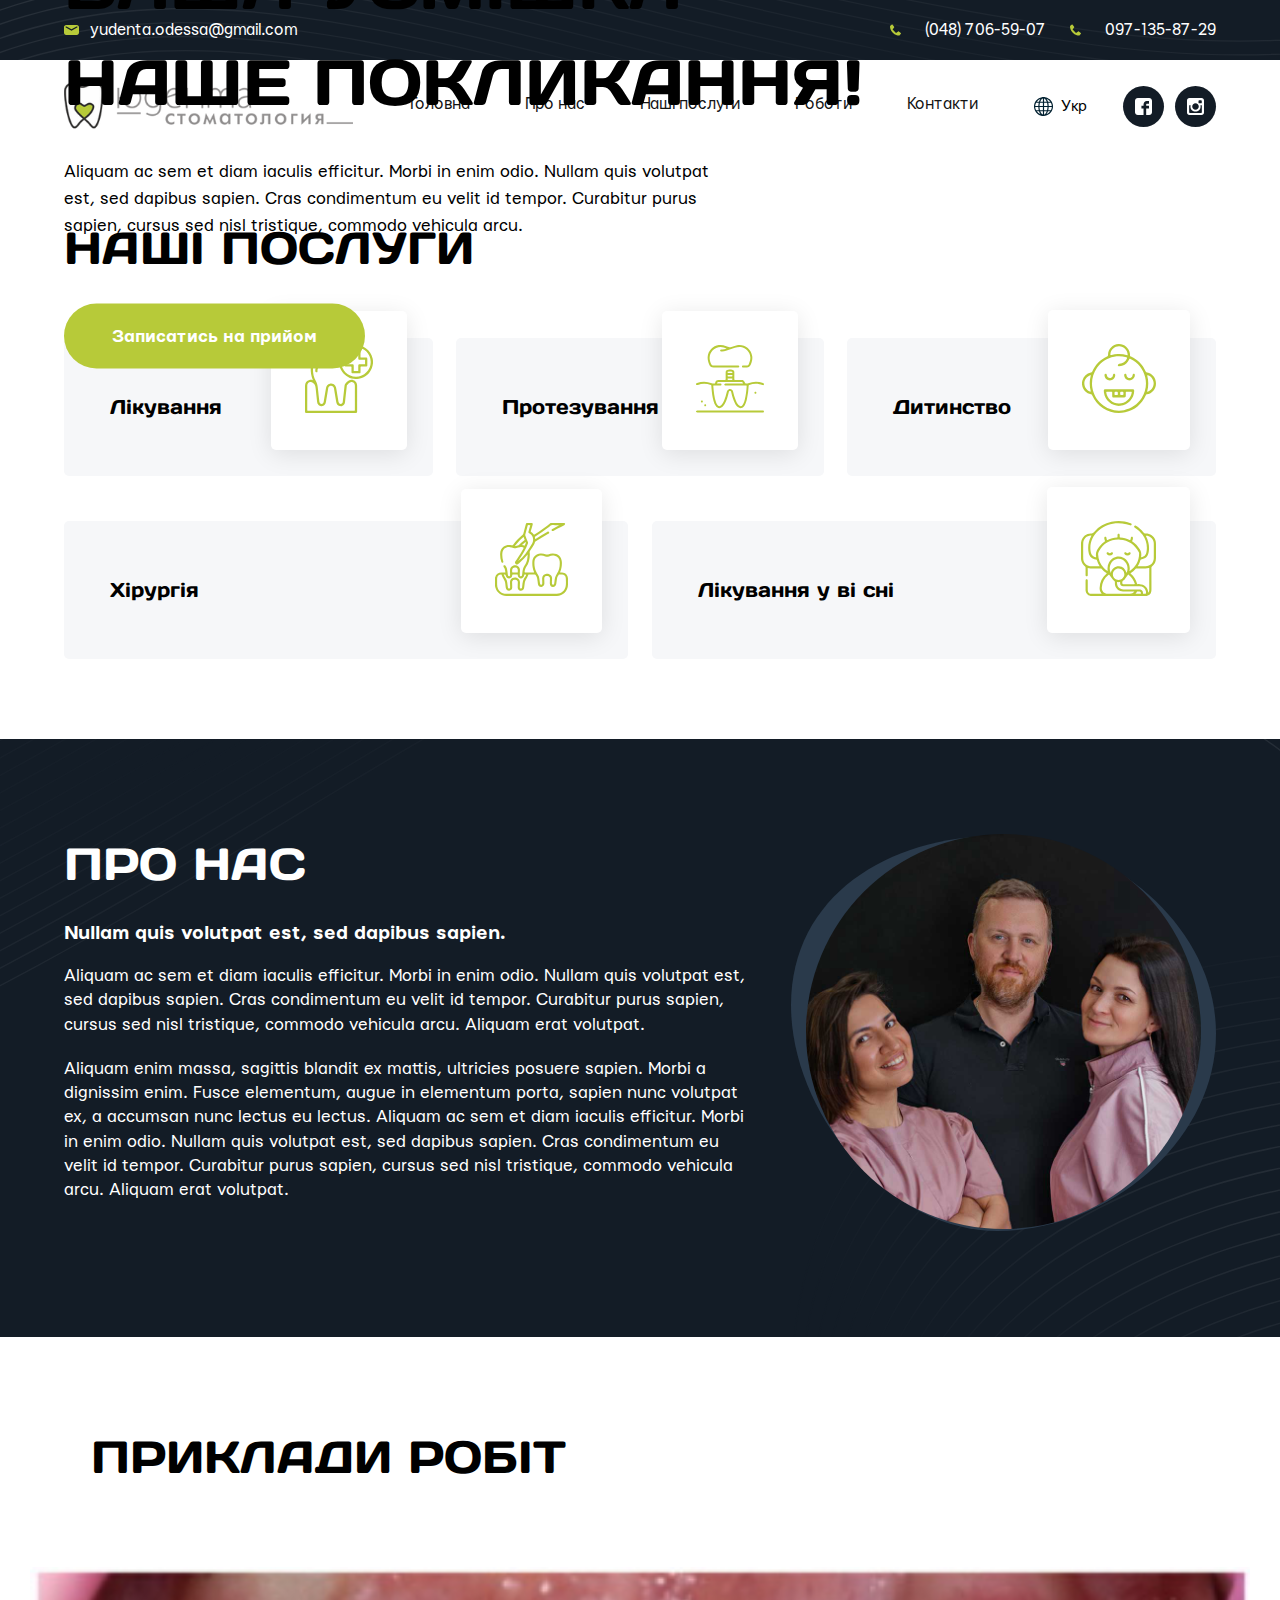
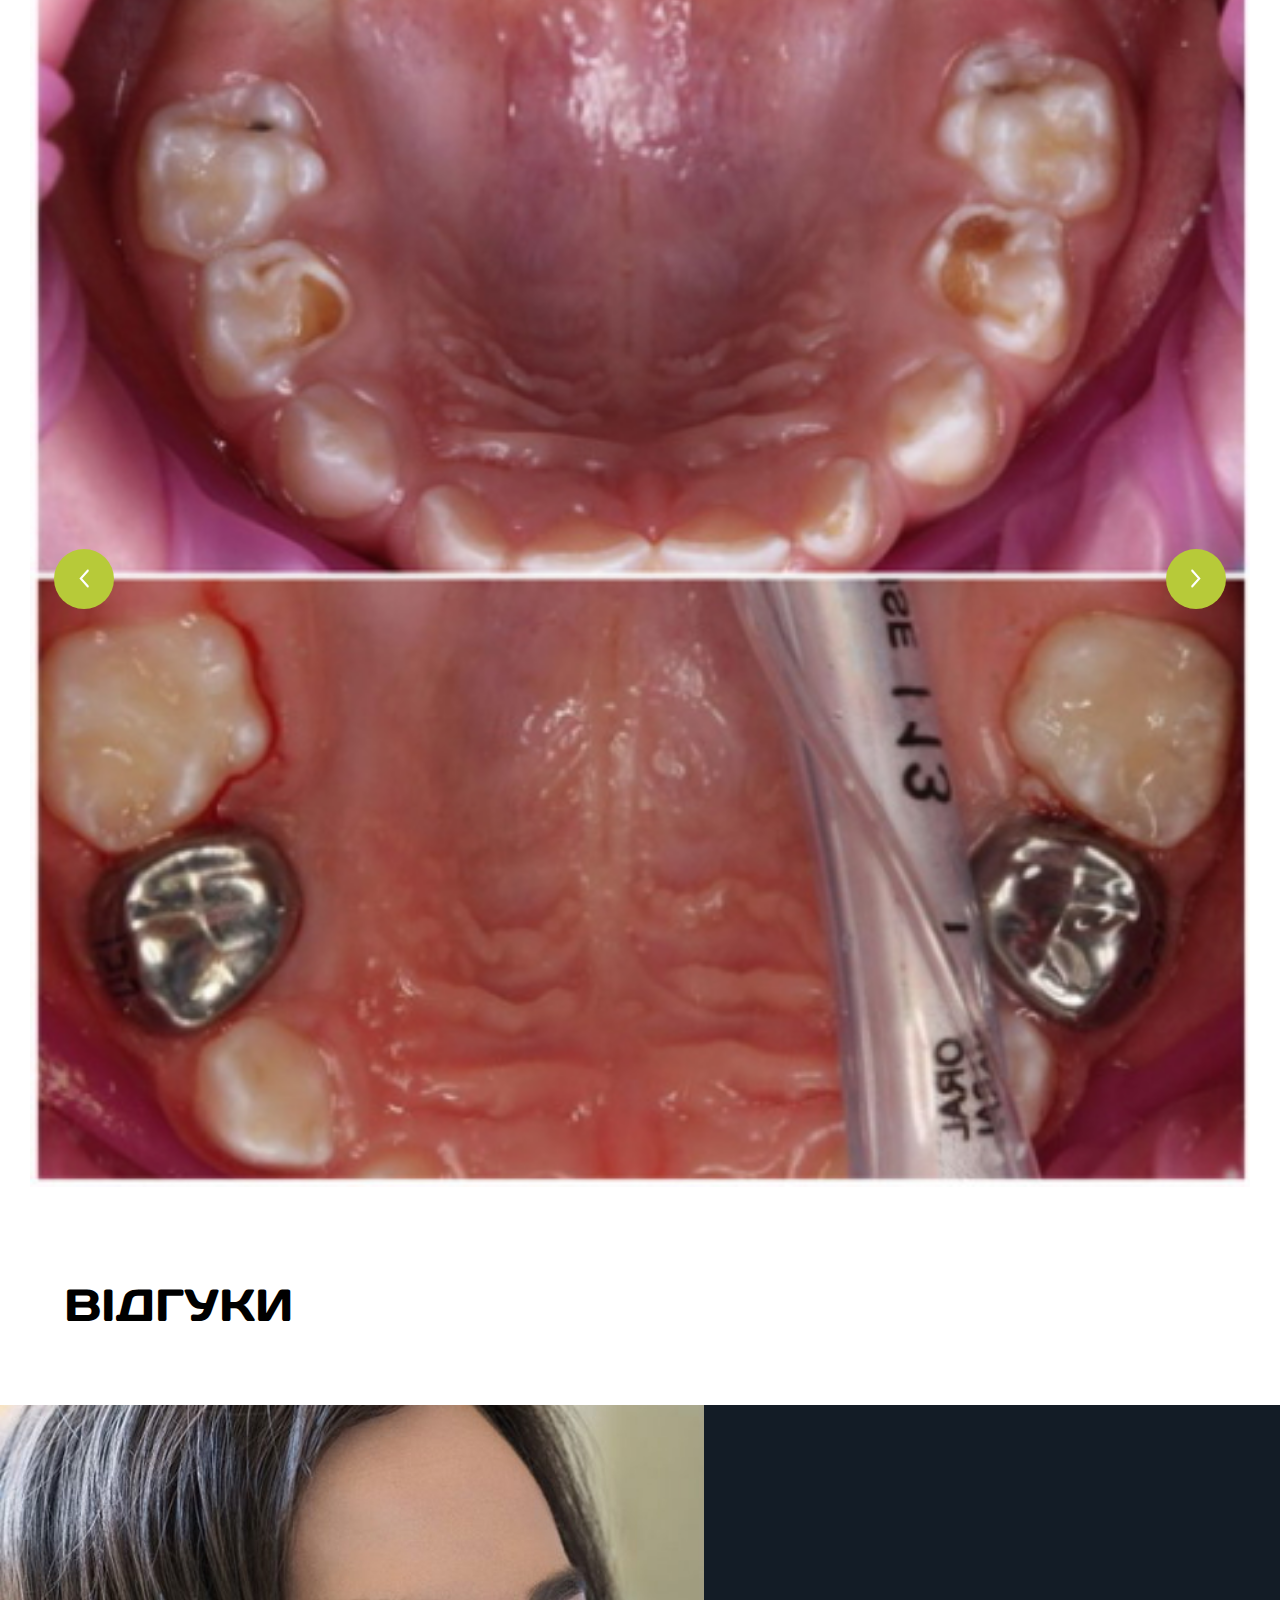
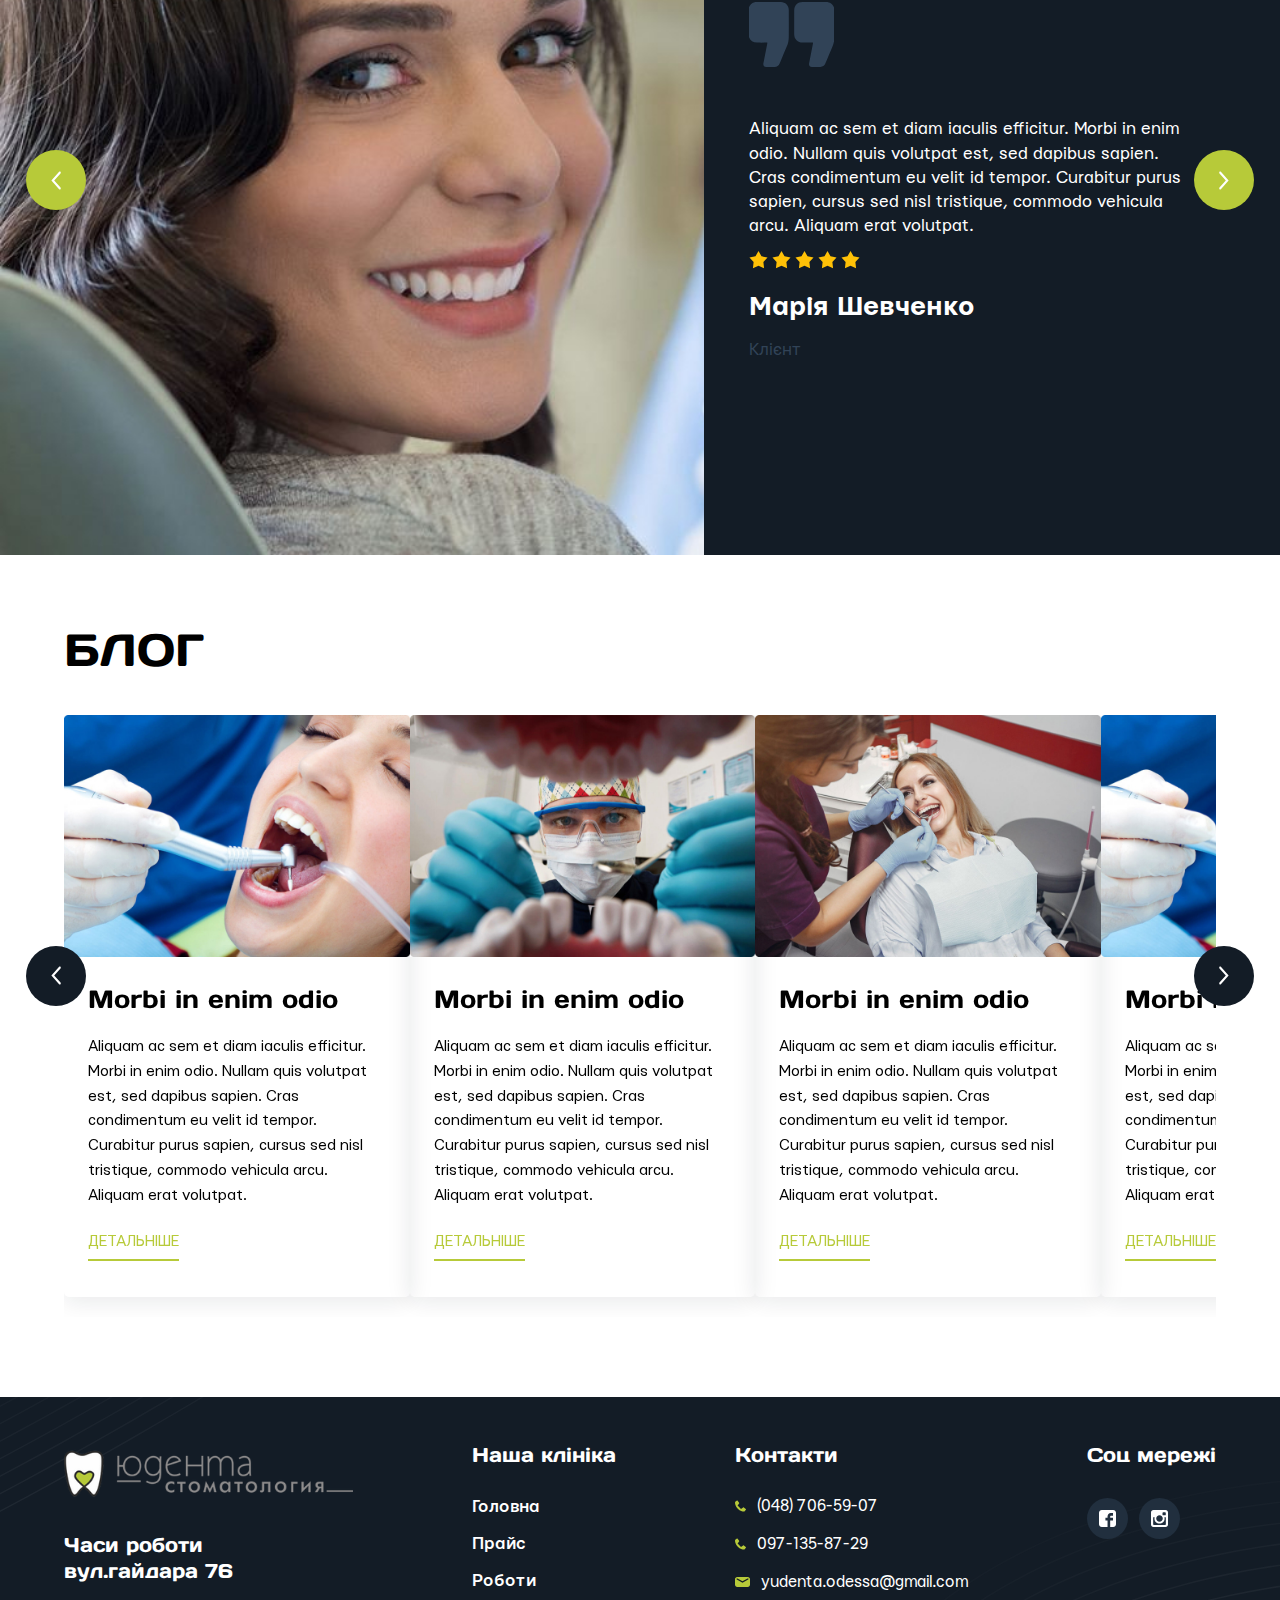
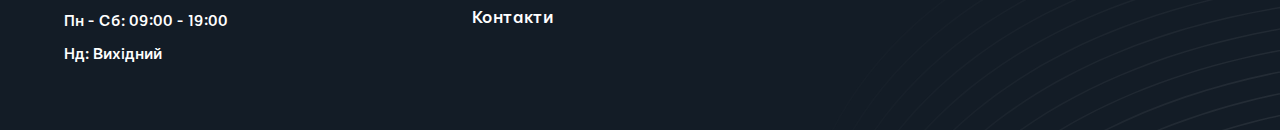
<file: index.html>
<!DOCTYPE html>
<html lang="en">

<head>
    <meta charset="UTF-8">
    <meta name="viewport" content="width=device-width, initial-scale=1.0">
    <title>Головна</title>
    <link rel="stylesheet" href="https://cdn.jsdelivr.net/npm/swiper@11/swiper-bundle.min.css" />
    <link rel="stylesheet" href="main.css">
</head>

<body>
    <aside class="aside">
        <div class="container aside__container">
            <div class="aside__mail">
                <img src="./img/email.svg" alt="icon: email">
                <a href="mailto:yudenta.odessa@gmail.com">
                    yudenta.odessa@gmail.com
                </a>
            </div>
            <div class="aside__phones">
                <div class="aside__phone">
                    <img src="./img/phone.svg" alt="icon: phone number">
                    <a href="tel:(048) 706-59-07">
                        (048) 706-59-07
                    </a>
                </div>
                <div class="aside__phone">
                    <img src="./img/phone.svg" alt="icon: phone number">
                    <a href="tel:097-135-87-29">
                        097-135-87-29
                    </a>
                </div>
            </div>
        </div>
    </aside>
    <header class="header">
        <div class="container header__container">
            <div class="logo header__logo">
                <a href="./index.html">
                    <img src="./img/logo 1.svg" alt="icon: Стоматологія Юдента">
                </a>
            </div>
            <div class="header__burger">
                <span></span>
            </div>
            <nav class="nav header__nav">
                <ul class="nav__list">
                    <li><a href="./index.html">Головна</a></li>
                    <li><a href="./about.html">Про нас</a></li>
                    <li><a href="./services.html">Наші послуги</a></li>
                    <li><a href="./blog.html">Роботи</a></li>
                    <li><a href="./contact.html">Контакти</a></li>
                </ul>
            </nav>
            <div class="header__menu">
                <div class="header__lang">
                    <img src="./img/planet.svg" alt="icon: language">
                    <span>Укр</span>
                </div>
                <div class="header__links">
                    <a href="#" class="links">
                        <img src="./img/facebook.svg" alt="link: facebook">
                    </a>
                    <a href="#" class="links">
                        <img src="./img/inst.svg" alt="link: instagram">
                    </a>
                </div>
            </div>
        </div>
    </header>

    <main class="main">
        <section class="hero section">
            <div class="container hero__container">
                <div class="hero__text">
                    <h1>ВАША УСМІШКА -
                        НАШЕ ПОКЛИКАННЯ!</h1>
                    <p class="hero__desc">
                        Aliquam ac sem et diam iaculis efficitur. Morbi in enim odio. Nullam quis volutpat est, sed
                        dapibus sapien. Cras condimentum eu velit id tempor. Curabitur purus sapien, cursus sed nisl
                        tristique, commodo vehicula arcu.

                    </p>
                    <button class="btn">Записатись на прийом</button>
                </div>
            </div>
        </section>
        <section class="services section">
            <div class="container services__container">
                <h2 class="services__title section__title">
                    НАШІ ПОСЛУГИ
                </h2>
                <div class="services__zone">
                    <div class="services__card services__card1">
                        <p>Лікування</p>
                        <div class="services__card_box"><img src="./img/Vector.svg" alt=""></div>
                    </div>
                    <div class="services__card services__card2">
                        <p>Протезування</p>
                        <div class="services__card_box"><img src="./img/Vector-1.svg" alt=""></div>
                    </div>
                    <div class="services__card services__card3">
                        <p>Дитинство</p>
                        <div class="services__card_box"><img src="./img/Vector-2.svg" alt=""></div>
                    </div>
                    <div class="services__card services__card4">
                        <p>Хірургія</p>
                        <div class="services__card_box"><img src="./img/Vector-3.svg" alt=""></div>
                    </div>
                    <div class="services__card services__card5">
                        <p>Лікування у ві сні</p>
                        <div class="services__card_box"><img src="./img/Vector-4.svg" alt=""></div>
                    </div>
                </div>
            </div>
        </section>
        <section class="about">
            <div class="container about__container">
                <div class="about__text">
                    <h2 class="section__title about__title">Про нас</h2>
                    <h3 class="about__subtitle">Nullam quis volutpat est, sed dapibus sapien.</h3>
                    <p class="about__desc">Aliquam ac sem et diam iaculis efficitur. Morbi in enim odio. Nullam quis
                        volutpat est, sed dapibus sapien. Cras condimentum eu velit id tempor. Curabitur purus sapien,
                        cursus sed nisl tristique, commodo vehicula arcu.
                        Aliquam erat volutpat.
                    </p>
                    <p class="about__desc">Aliquam enim massa, sagittis blandit ex mattis, ultricies posuere sapien.
                        Morbi a dignissim enim. Fusce elementum, augue in elementum porta, sapien nunc volutpat ex, a
                        accumsan nunc lectus eu lectus.
                        Aliquam ac sem et diam iaculis efficitur. Morbi in enim odio. Nullam quis volutpat est, sed
                        dapibus sapien. Cras condimentum eu velit id tempor. Curabitur purus sapien, cursus sed nisl
                        tristique, commodo vehicula arcu.
                        Aliquam erat volutpat. </p>
                </div>
                <div class="about__img">
                    <img src="./img/Rectangle 10.jpg" alt="image: person">
                </div>
            </div>
        </section>

        <section class="gallery">
            <div class="container">

                <h2 class="section__title gallery__title">
                    ПРИКЛАДИ РОБІТ
                </h2>
            </div>
            <div class="swiper swiper1">
                <!-- Additional required wrapper -->
                <div class="swiper-wrapper">
                    <!-- Slides -->
                    <div class="swiper-slide"><img src="./img/Rectangle 29.jpg" alt=""></div>
                    <div class="swiper-slide"><img src="./img/n18 1.jpg" alt=""></div>
                    <div class="swiper-slide"><img src="./img/n18 1-1.jpg" alt=""></div>
                    <div class="swiper-slide"><img src="./img/n18 1-2.jpg" alt=""></div>
                    <div class="swiper-slide"><img src="./img/n18 1-2.jpg" alt=""></div>
                    <div class="swiper-slide"><img src="./img/n18 1-2.jpg" alt=""></div>
                </div>

                <div class="button-prev"></div>
                <div class="button-next"></div>

            </div>
        </section>
        <section class="review">
            <div class="container">

                <h2 class="section__title review__title">
                    Відгуки
                </h2>
            </div>
            <div class="swiper swiper2">
                <!-- Additional required wrapper -->
                <div class="swiper-wrapper">
                    <!-- Slides -->
                    <div class="swiper-slide">
                        <div class="review__wrapper">
                            <img class="review__img" src="./img/21-960x630 1.jpg" alt="photo: person">
                            <div class="review__text">
                                <div class="qute"></div>
                                <p>Aliquam ac sem et diam iaculis efficitur. Morbi in enim odio. Nullam quis volutpat
                                    est, sed dapibus sapien. Cras condimentum eu velit id tempor. Curabitur purus
                                    sapien, cursus sed nisl tristique, commodo vehicula arcu. Aliquam erat volutpat.
                                </p>
                                <div class="review__stars stars">
                                    <img src="./img/Star 1.svg" alt="">
                                    <img src="./img/Star 1.svg" alt="">
                                    <img src="./img/Star 1.svg" alt="">
                                    <img src="./img/Star 1.svg" alt="">
                                    <img src="./img/Star 1.svg" alt="">
                                </div>
                                <h3 class="review__author">
                                    Марія Шевченко
                                </h3>
                                <span class="review__label ">Клієнт</span>
                            </div>
                        </div>
                    </div>
                    <div class="swiper-slide">
                        <div class="review__wrapper">
                            <img class="review__img" src="./img/21-960x630 1.jpg" alt="photo: person">
                            <div class="review__text">
                                <div class="qute"></div>
                                <p>Aliquam ac sem et diam iaculis efficitur. Morbi in enim odio. Nullam quis volutpat
                                    est, sed dapibus sapien. Cras condimentum eu velit id tempor. Curabitur purus
                                    sapien, cursus sed nisl tristique, commodo vehicula arcu. Aliquam erat volutpat.
                                </p>
                                <div class="review__stars stars">
                                    <img src="./img/Star 1.svg" alt="">
                                    <img src="./img/Star 1.svg" alt="">
                                    <img src="./img/Star 1.svg" alt="">
                                    <img src="./img/Star 1.svg" alt="">
                                    <img src="./img/Star 1.svg" alt="">
                                </div>
                                <h3 class="review__author">
                                    Марія Шевченко
                                </h3>
                                <span class="review__label ">Клієнт</span>
                            </div>
                        </div>
                    </div>
                    <div class="swiper-slide">
                        <div class="review__wrapper">
                            <img class="review__img" src="./img/21-960x630 1.jpg" alt="photo: person">
                            <div class="review__text">
                                <div class="qute"></div>
                                <p>Aliquam ac sem et diam iaculis efficitur. Morbi in enim odio. Nullam quis volutpat
                                    est, sed dapibus sapien. Cras condimentum eu velit id tempor. Curabitur purus
                                    sapien, cursus sed nisl tristique, commodo vehicula arcu. Aliquam erat volutpat.
                                </p>
                                <div class="review__stars stars">
                                    <img src="./img/Star 1.svg" alt="">
                                    <img src="./img/Star 1.svg" alt="">
                                    <img src="./img/Star 1.svg" alt="">
                                    <img src="./img/Star 1.svg" alt="">
                                    <img src="./img/Star 1.svg" alt="">
                                </div>
                                <h3 class="review__author">
                                    Марія Шевченко
                                </h3>
                                <span class="review__label ">Клієнт</span>
                            </div>
                        </div>
                    </div>


                </div>

                <div class="button-prev"></div>
                <div class="button-next"></div>

            </div>
        </section>

        <section class="blog">
            <div class="container">

                <h2 class="section__title blog__title">
                    Блог
                </h2>
            </div>
            <div class="blog__wrapper">
                <!-- Slider main container -->
                <div class="swiper swiper3">
                    <!-- Additional required wrapper -->
                    <div class="swiper-wrapper">
                        <!-- Slides -->
                        <div class="swiper-slide blog__card">
                            <img src="./img/Rectangle 26.jpg" alt="">
                            <div class="blog__card_text">

                                <h3>Morbi in enim odio</h3>
                                <p>Aliquam ac sem et diam iaculis efficitur. Morbi in enim odio. Nullam quis volutpat
                                    est,
                                    sed dapibus sapien. Cras condimentum eu velit id tempor. Curabitur purus sapien,
                                    cursus
                                    sed nisl tristique, commodo vehicula arcu. Aliquam erat volutpat. </p>
                                <a href="./article.html">Детальніше</a>
                            </div>
                        </div>
                        <div class="swiper-slide blog__card">
                            <img src="./img/Rectangle 26-1.jpg" alt="">
                            <div class="blog__card_text">

                                <h3>Morbi in enim odio</h3>
                                <p>Aliquam ac sem et diam iaculis efficitur. Morbi in enim odio. Nullam quis volutpat
                                    est,
                                    sed dapibus sapien. Cras condimentum eu velit id tempor. Curabitur purus sapien,
                                    cursus
                                    sed nisl tristique, commodo vehicula arcu. Aliquam erat volutpat. </p>
                                <a href="./article.html">Детальніше</a>
                            </div>
                        </div>
                        <div class="swiper-slide blog__card">
                            <img src="./img/Rectangle 26-2.jpg" alt="">
                            <div class="blog__card_text">

                                <h3>Morbi in enim odio</h3>
                                <p>Aliquam ac sem et diam iaculis efficitur. Morbi in enim odio. Nullam quis volutpat
                                    est,
                                    sed dapibus sapien. Cras condimentum eu velit id tempor. Curabitur purus sapien,
                                    cursus
                                    sed nisl tristique, commodo vehicula arcu. Aliquam erat volutpat. </p>
                                <a href="./article.html">Детальніше</a>
                            </div>
                        </div>
                        <div class="swiper-slide blog__card">
                            <img src="./img/Rectangle 26.jpg" alt="">
                            <div class="blog__card_text">

                                <h3>Morbi in enim odio</h3>
                                <p>Aliquam ac sem et diam iaculis efficitur. Morbi in enim odio. Nullam quis volutpat
                                    est,
                                    sed dapibus sapien. Cras condimentum eu velit id tempor. Curabitur purus sapien,
                                    cursus
                                    sed nisl tristique, commodo vehicula arcu. Aliquam erat volutpat. </p>
                                <a href="./article.html">Детальніше</a>
                            </div>
                        </div>
                        <div class="swiper-slide blog__card">
                            <img src="./img/Rectangle 26-1.jpg" alt="">
                            <div class="blog__card_text">

                                <h3>Morbi in enim odio</h3>
                                <p>Aliquam ac sem et diam iaculis efficitur. Morbi in enim odio. Nullam quis volutpat
                                    est,
                                    sed dapibus sapien. Cras condimentum eu velit id tempor. Curabitur purus sapien,
                                    cursus
                                    sed nisl tristique, commodo vehicula arcu. Aliquam erat volutpat. </p>
                                <a href="./article.html">Детальніше</a>
                            </div>
                        </div>
                        <div class="swiper-slide blog__card">
                            <img src="./img/Rectangle 26-2.jpg" alt="">
                            <div class="blog__card_text">

                                <h3>Morbi in enim odio</h3>
                                <p>Aliquam ac sem et diam iaculis efficitur. Morbi in enim odio. Nullam quis volutpat
                                    est,
                                    sed dapibus sapien. Cras condimentum eu velit id tempor. Curabitur purus sapien,
                                    cursus
                                    sed nisl tristique, commodo vehicula arcu. Aliquam erat volutpat. </p>
                                <a href="./article.html">Детальніше</a>
                            </div>
                        </div>


                    </div>

                    <!-- If we need navigation buttons -->


                </div>
                <div class="button-prev blog__button-prev"></div>
                <div class="button-next blog__button-next"></div>
            </div>
        </section>

    </main>
    <footer class="footer">
        <div class="container footer__container">
            <div class="footer__zone">
                <div class="logo footer__logo">
                    <a href="">
                        <img src="./img/logo 1.svg" alt="icon: Стоматологія Юдента">
                    </a>

                </div>
                <h3>Часи роботи
                    вул.гайдара 76
                </h3>
                <p>Пн - Сб: 09:00 - 19:00</p>
                <p>Нд: Вихідний</p>
            </div>
            <div class="footer__zone">
                <h3>Наша клініка</h3>
                <ul>
                    <li><a href="#">Головна</a></li>
                    <li><a href="#">Прайс</a></li>
                    <li><a href="#">Роботи</a></li>
                    <li><a href="#">Контакти</a></li>
                </ul>
            </div>
            <div class="footer__zone">
                <h3>Контакти</h3>


                <div class="aside__phone">
                    <img src="./img/phone.svg" alt="icon: phone number">
                    <a href="tel:(048) 706-59-07">
                        (048) 706-59-07
                    </a>
                </div>
                <div class="aside__phone">
                    <img src="./img/phone.svg" alt="icon: phone number">
                    <a href="tel:097-135-87-29">
                        097-135-87-29
                    </a>
                </div>
                <div class="aside__mail">
                    <img src="./img/email.svg" alt="icon: email">
                    <a href="mailto:yudenta.odessa@gmail.com">
                        yudenta.odessa@gmail.com
                    </a>
                </div>

            </div>
            <div class="footer__zone">
                <h3>Соц мережі</h3>
                <div class="footer__links">
                    <a href="#" class="links">
                        <img src="./img/facebook.svg" alt="link: facebook">
                    </a>
                    <a href="#" class="links">
                        <img src="./img/inst.svg" alt="link: instagram">
                    </a>
                </div>
            </div>
        </div>
    </footer>
    <script src="https://cdn.jsdelivr.net/npm/swiper@11/swiper-bundle.min.js"></script>
    <script src="main.js"></script>
</body>

</html>
</file>
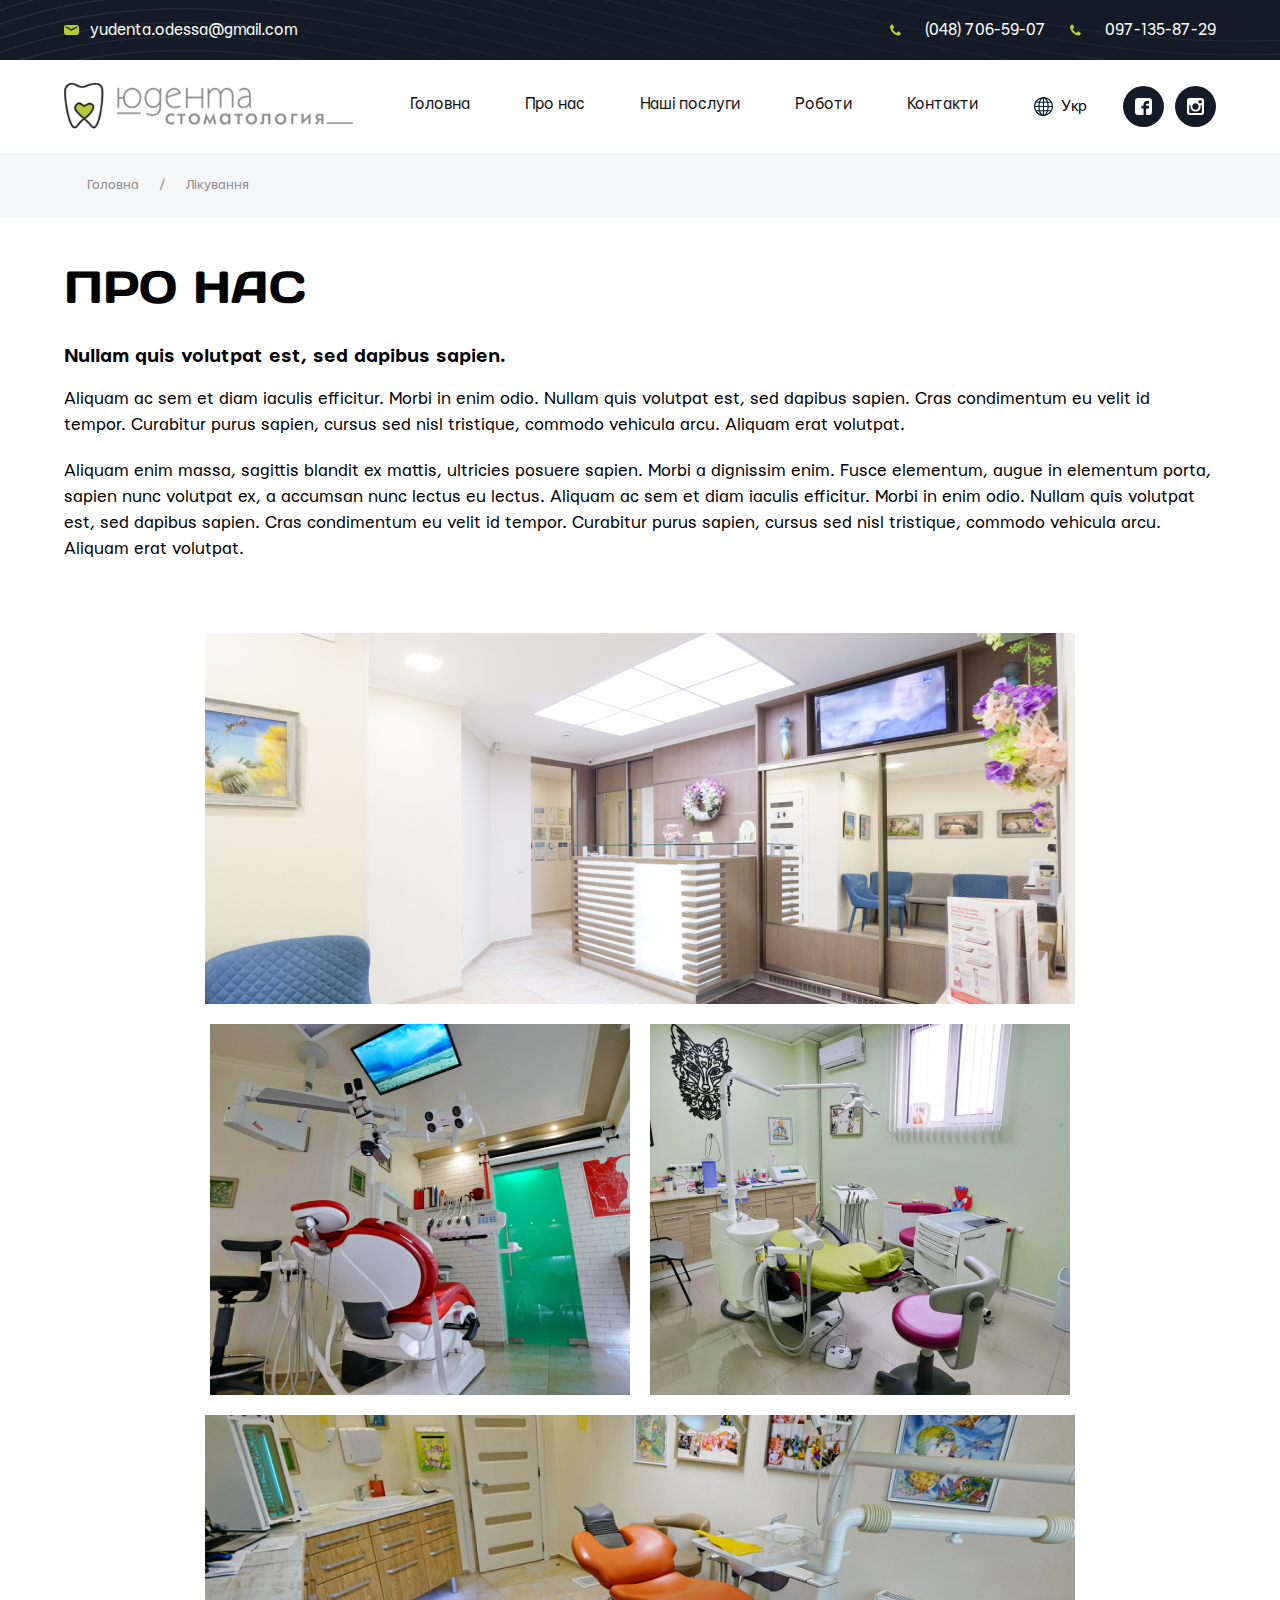
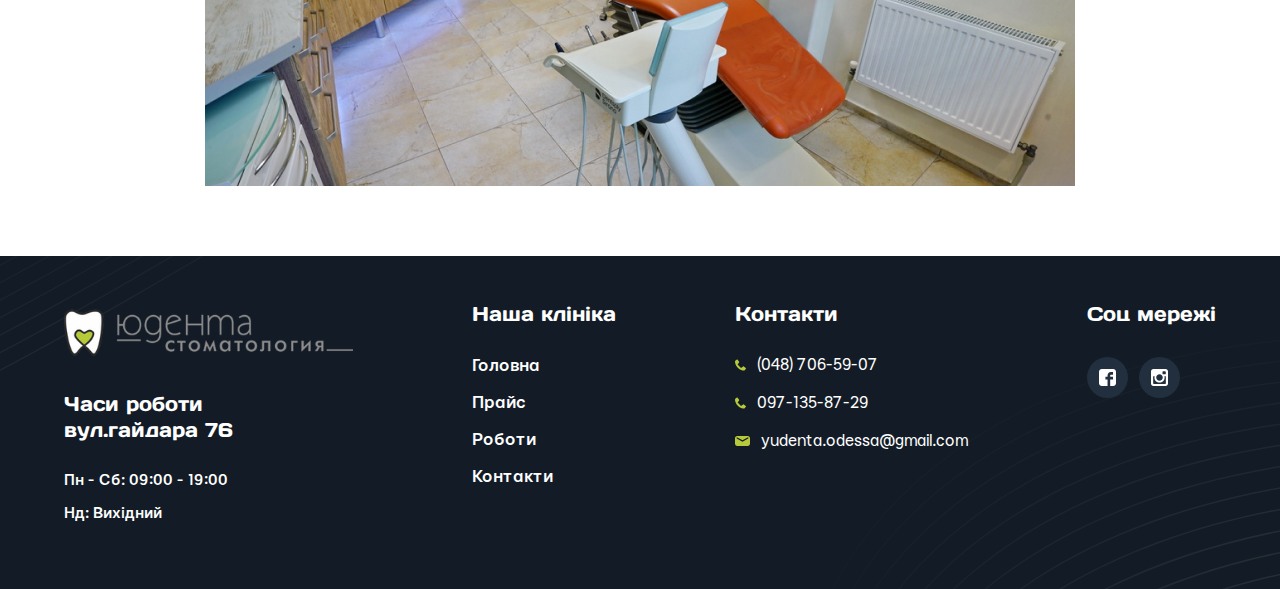
<file: about.html>
<!DOCTYPE html>
<html lang="en">

<head>
    <meta charset="UTF-8">
    <meta name="viewport" content="width=device-width, initial-scale=1.0">
    <title>Document</title>
    <link rel="stylesheet" href="main.css">
</head>

<body>
    <aside class="aside">
        <div class="container aside__container">
            <div class="aside__mail">
                <img src="./img/email.svg" alt="icon: email">
                <a href="mailto:yudenta.odessa@gmail.com">
                    yudenta.odessa@gmail.com
                </a>
            </div>
            <div class="aside__phones">
                <div class="aside__phone">
                    <img src="./img/phone.svg" alt="icon: phone number">
                    <a href="tel:(048) 706-59-07">
                        (048) 706-59-07
                    </a>
                </div>
                <div class="aside__phone">
                    <img src="./img/phone.svg" alt="icon: phone number">
                    <a href="tel:097-135-87-29">
                        097-135-87-29
                    </a>
                </div>
            </div>
        </div>
    </aside>
    <header class="header">
        <div class="container header__container">
            <div class="logo header__logo">
                <a href="./index.html">
                    <img src="./img/logo 1.svg" alt="icon: Стоматологія Юдента">
                </a>
            </div>
            <div class="header__burger">
                <span></span>
            </div>
            <nav class="nav header__nav">
                <ul class="nav__list">
                    <li><a href="./index.html">Головна</a></li>
                    <li><a href="./about.html">Про нас</a></li>
                    <li><a href="./services.html">Наші послуги</a></li>
                    <li><a href="./blog.html">Роботи</a></li>
                    <li><a href="./contact.html">Контакти</a></li>
                </ul>
            </nav>
            <div class="header__menu">
                <div class="header__lang">
                    <img src="./img/planet.svg" alt="icon: language">
                    <span>Укр</span>
                </div>
                <div class="header__links">
                    <a href="#" class="links">
                        <img src="./img/facebook.svg" alt="link: facebook">
                    </a>
                    <a href="#" class="links">
                        <img src="./img/inst.svg" alt="link: instagram">
                    </a>
                </div>
            </div>
        </div>
    </header>
    <section class="page-info">
        <div class="container page-info__container">
            <a href="./index.html">Головна</a>
            <span>/</span>
            <a href="#">Лікування</a>
        </div>
    </section>

    <main class="main">
        <section class="aboutUs">
            <div class="container aboutUs__container">
                <h2 class="section__title aboutUs__title">
                    Про нас
                </h2>
                <h3 class="aboutUs__subtitle">
                    Nullam quis volutpat est, sed dapibus sapien.
                </h3>
                <p>Aliquam ac sem et diam iaculis efficitur. Morbi in enim odio. Nullam quis volutpat est, sed dapibus
                    sapien. Cras condimentum eu velit id tempor. Curabitur purus sapien, cursus sed nisl tristique,
                    commodo vehicula arcu. Aliquam erat volutpat.
                </p>
                <p>
                    Aliquam enim massa, sagittis blandit ex mattis, ultricies posuere sapien. Morbi a dignissim enim.
                    Fusce elementum, augue in elementum porta, sapien nunc volutpat ex, a accumsan nunc lectus eu
                    lectus.
                    Aliquam ac sem et diam iaculis efficitur. Morbi in enim odio. Nullam quis volutpat est, sed dapibus
                    sapien. Cras condimentum eu velit id tempor. Curabitur purus sapien, cursus sed nisl tristique,
                    commodo vehicula arcu.
                    Aliquam erat volutpat.
                </p>

                <div class="aboutUs__gallery">
                    <img src="./img/Rectangle 38.jpg" alt="#">
                    <img src="./img/Rectangle 39.jpg" alt="#">
                    <img src="./img/Rectangle 41.jpg" alt="#">
                    <img src="./img/Rectangle 40.jpg" alt="#">
                </div>
            </div>
        </section>
    </main>

    <footer class="footer">
        <div class="container footer__container">
            <div class="footer__zone">
                <div class="logo footer__logo">
                    <a href="">
                        <img src="./img/logo 1.svg" alt="icon: Стоматологія Юдента">
                    </a>

                </div>
                <h3>Часи роботи
                    вул.гайдара 76
                </h3>
                <p>Пн - Сб: 09:00 - 19:00</p>
                <p>Нд: Вихідний</p>
            </div>
            <div class="footer__zone">
                <h3>Наша клініка</h3>
                <ul>
                    <li><a href="#">Головна</a></li>
                    <li><a href="#">Прайс</a></li>
                    <li><a href="#">Роботи</a></li>
                    <li><a href="#">Контакти</a></li>
                </ul>
            </div>
            <div class="footer__zone">
                <h3>Контакти</h3>


                <div class="aside__phone">
                    <img src="./img/phone.svg" alt="icon: phone number">
                    <a href="tel:(048) 706-59-07">
                        (048) 706-59-07
                    </a>
                </div>
                <div class="aside__phone">
                    <img src="./img/phone.svg" alt="icon: phone number">
                    <a href="tel:097-135-87-29">
                        097-135-87-29
                    </a>
                </div>
                <div class="aside__mail">
                    <img src="./img/email.svg" alt="icon: email">
                    <a href="mailto:yudenta.odessa@gmail.com">
                        yudenta.odessa@gmail.com
                    </a>
                </div>

            </div>
            <div class="footer__zone">
                <h3>Соц мережі</h3>
                <div class="footer__links">
                    <a href="#" class="links">
                        <img src="./img/facebook.svg" alt="link: facebook">
                    </a>
                    <a href="#" class="links">
                        <img src="./img/inst.svg" alt="link: instagram">
                    </a>
                </div>
            </div>
        </div>
    </footer>
    <script src="main.js"></script>
</body>

</html>
</file>
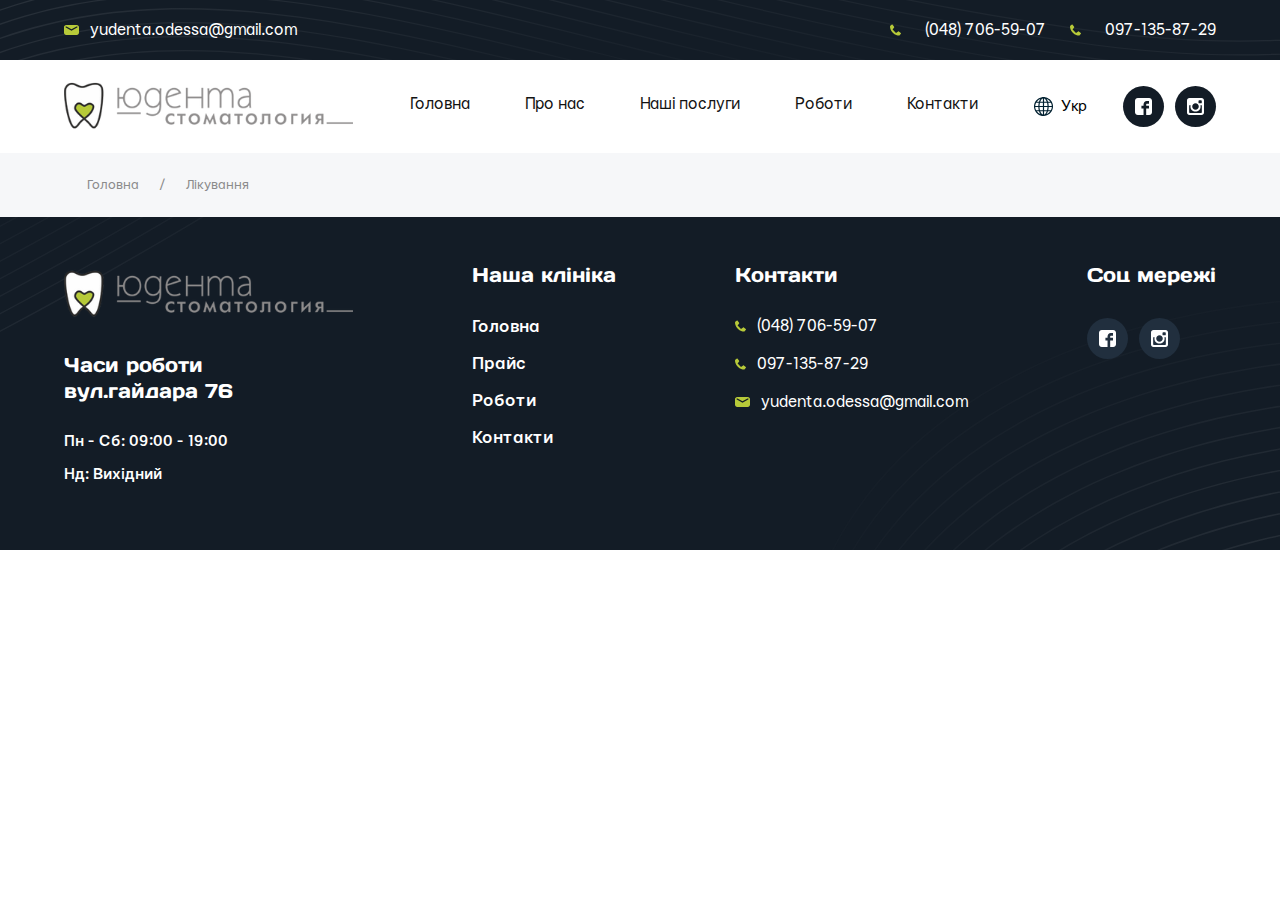
<file: article.html>
<!DOCTYPE html>
<html lang="en">

<head>
    <meta charset="UTF-8">
    <meta name="viewport" content="width=device-width, initial-scale=1.0">
    <title>Document</title>
    <link rel="stylesheet" href="https://cdn.jsdelivr.net/npm/swiper@11/swiper-bundle.min.css" />
    <link rel="stylesheet" href="main.css">
</head>

<body>
    <aside class="aside">
        <div class="container aside__container">
            <div class="aside__mail">
                <img src="./img/email.svg" alt="icon: email">
                <a href="mailto:yudenta.odessa@gmail.com">
                    yudenta.odessa@gmail.com
                </a>
            </div>
            <div class="aside__phones">
                <div class="aside__phone">
                    <img src="./img/phone.svg" alt="icon: phone number">
                    <a href="tel:(048) 706-59-07">
                        (048) 706-59-07
                    </a>
                </div>
                <div class="aside__phone">
                    <img src="./img/phone.svg" alt="icon: phone number">
                    <a href="tel:097-135-87-29">
                        097-135-87-29
                    </a>
                </div>
            </div>
        </div>
    </aside>
    <header class="header">
        <div class="container header__container">
            <div class="logo header__logo">
                <a href="./index.html">
                    <img src="./img/logo 1.svg" alt="icon: Стоматологія Юдента">
                </a>
            </div>
            <nav class="nav header__nav">
                <ul class="nav__list">
                    <li><a href="./index.html">Головна</a></li>
                    <li><a href="./about.html">Про нас</a></li>
                    <li><a href="./services.html">Наші послуги</a></li>
                    <li><a href="./blog.html">Роботи</a></li>
                    <li><a href="./contact.html">Контакти</a></li>
                </ul>
            </nav>
            <div class="header__menu">
                <div class="header__lang">
                    <img src="./img/planet.svg" alt="icon: language">
                    <span>Укр</span>
                </div>
                <div class="header__links">
                    <a href="#" class="links">
                        <img src="./img/facebook.svg" alt="link: facebook">
                    </a>
                    <a href="#" class="links">
                        <img src="./img/inst.svg" alt="link: instagram">
                    </a>
                </div>
            </div>
        </div>
    </header>
    <section class="page-info">
        <div class="container page-info__container">
            <a href="./index.html">Головна</a>
            <span>/</span>
            <a href="#">Лікування</a>
        </div>
    </section>
    <footer class="footer">
        <div class="container footer__container">
            <div class="footer__zone">
                <div class="logo footer__logo">
                    <a href="">
                        <img src="./img/logo 1.svg" alt="icon: Стоматологія Юдента">
                    </a>

                </div>
                <h3>Часи роботи
                    вул.гайдара 76
                </h3>
                <p>Пн - Сб: 09:00 - 19:00</p>
                <p>Нд: Вихідний</p>
            </div>
            <div class="footer__zone">
                <h3>Наша клініка</h3>
                <ul>
                    <li><a href="#">Головна</a></li>
                    <li><a href="#">Прайс</a></li>
                    <li><a href="#">Роботи</a></li>
                    <li><a href="#">Контакти</a></li>
                </ul>
            </div>
            <div class="footer__zone">
                <h3>Контакти</h3>


                <div class="aside__phone">
                    <img src="./img/phone.svg" alt="icon: phone number">
                    <a href="tel:(048) 706-59-07">
                        (048) 706-59-07
                    </a>
                </div>
                <div class="aside__phone">
                    <img src="./img/phone.svg" alt="icon: phone number">
                    <a href="tel:097-135-87-29">
                        097-135-87-29
                    </a>
                </div>
                <div class="aside__mail">
                    <img src="./img/email.svg" alt="icon: email">
                    <a href="mailto:yudenta.odessa@gmail.com">
                        yudenta.odessa@gmail.com
                    </a>
                </div>

            </div>
            <div class="footer__zone">
                <h3>Соц мережі</h3>
                <div class="footer__links">
                    <a href="#" class="links">
                        <img src="./img/facebook.svg" alt="link: facebook">
                    </a>
                    <a href="#" class="links">
                        <img src="./img/inst.svg" alt="link: instagram">
                    </a>
                </div>
            </div>
        </div>
    </footer>
    <script src="https://cdn.jsdelivr.net/npm/swiper@11/swiper-bundle.min.js"></script>
    <script src="main.js"></script>
</body>

</html>
</file>
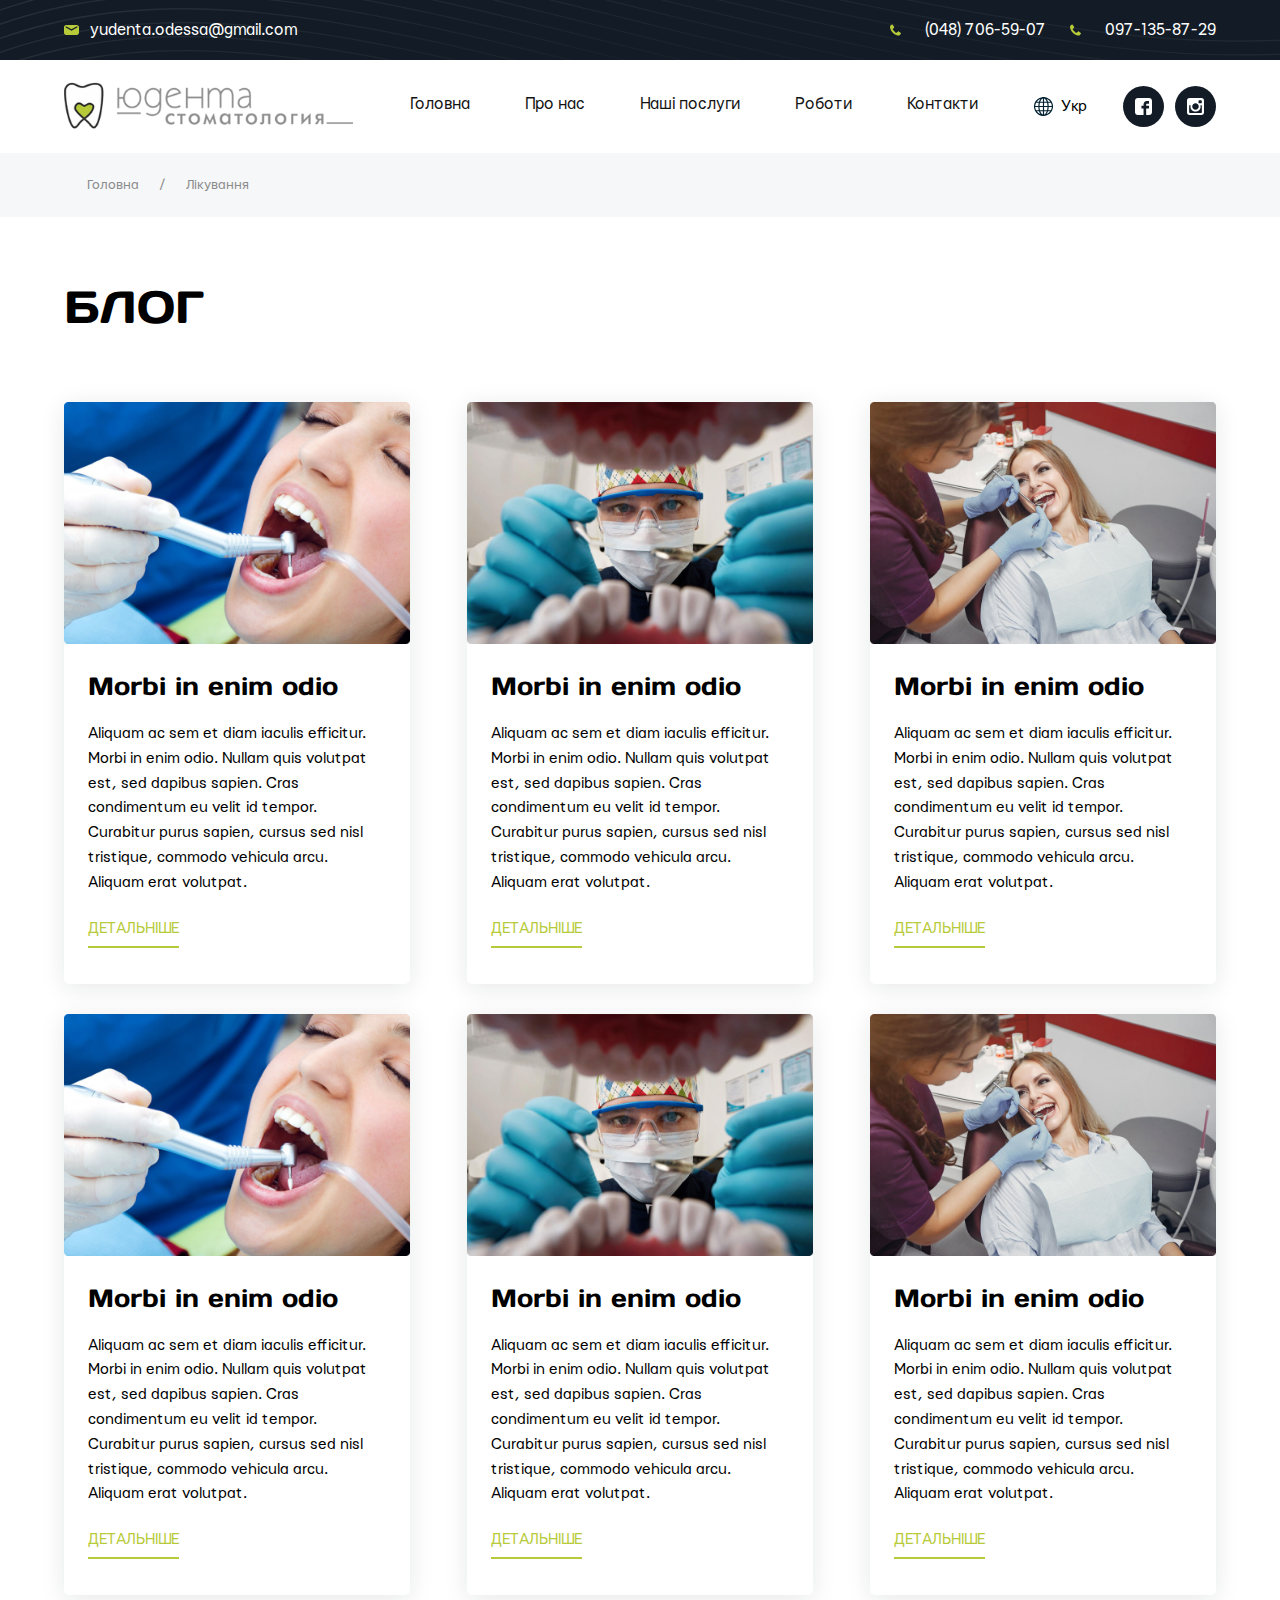
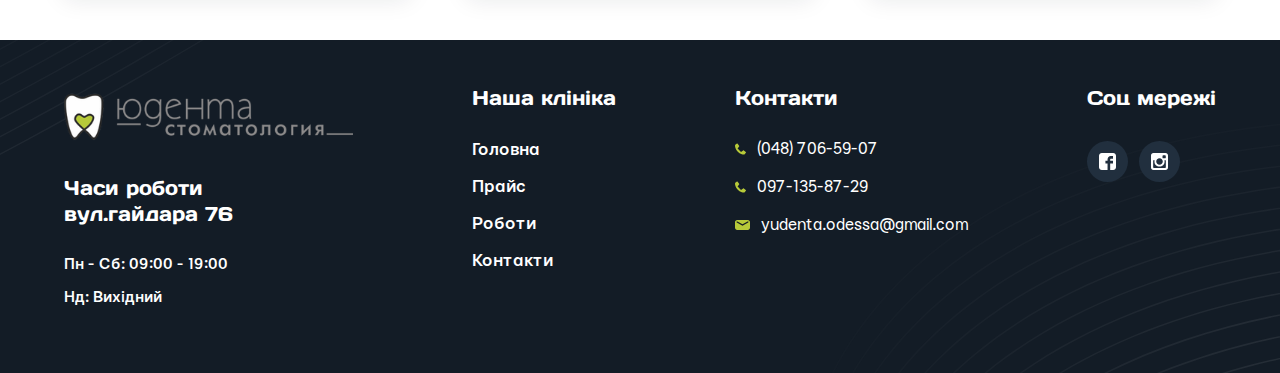
<file: blog.html>
<!DOCTYPE html>
<html lang="en">

<head>
    <meta charset="UTF-8">
    <meta name="viewport" content="width=device-width, initial-scale=1.0">
    <title>Document</title>
    <link rel="stylesheet" href="https://cdn.jsdelivr.net/npm/swiper@11/swiper-bundle.min.css" />
    <link rel="stylesheet" href="main.css">
</head>

<body>
    <aside class="aside">
        <div class="container aside__container">
            <div class="aside__mail">
                <img src="./img/email.svg" alt="icon: email">
                <a href="mailto:yudenta.odessa@gmail.com">
                    yudenta.odessa@gmail.com
                </a>
            </div>
            <div class="aside__phones">
                <div class="aside__phone">
                    <img src="./img/phone.svg" alt="icon: phone number">
                    <a href="tel:(048) 706-59-07">
                        (048) 706-59-07
                    </a>
                </div>
                <div class="aside__phone">
                    <img src="./img/phone.svg" alt="icon: phone number">
                    <a href="tel:097-135-87-29">
                        097-135-87-29
                    </a>
                </div>
            </div>
        </div>
    </aside>
    <header class="header">
        <div class="container header__container">
            <div class="logo header__logo">
                <a href="./index.html">
                    <img src="./img/logo 1.svg" alt="icon: Стоматологія Юдента">
                </a>
            </div>
            <div class="header__burger">
                <span></span>
            </div>
            <nav class="nav header__nav">
                <ul class="nav__list">
                    <li><a href="./index.html">Головна</a></li>
                    <li><a href="./about.html">Про нас</a></li>
                    <li><a href="./services.html">Наші послуги</a></li>
                    <li><a href="./blog.html">Роботи</a></li>
                    <li><a href="./contact.html">Контакти</a></li>
                </ul>
            </nav>
            <div class="header__menu">
                <div class="header__lang">
                    <img src="./img/planet.svg" alt="icon: language">
                    <span>Укр</span>
                </div>
                <div class="header__links">
                    <a href="#" class="links">
                        <img src="./img/facebook.svg" alt="link: facebook">
                    </a>
                    <a href="#" class="links">
                        <img src="./img/inst.svg" alt="link: instagram">
                    </a>
                </div>
            </div>
        </div>
    </header>
    <section class="page-info">
        <div class="container page-info__container">
            <a href="./index.html">Головна</a>
            <span>/</span>
            <a href="#">Лікування</a>
        </div>
    </section>


    <section class="blog-page">
        <div class="container blog-page__container">

            <h2 class="section__title blog-page__title">
                Блог
            </h2>
            <div class="blog-page__wrapper">

                <div class="blog__card blog-page__card">
                    <img src="./img/Rectangle 26.jpg" alt="">
                    <div class="blog__card_text">

                        <h3>Morbi in enim odio</h3>
                        <p>Aliquam ac sem et diam iaculis efficitur. Morbi in enim odio. Nullam quis volutpat
                            est,
                            sed dapibus sapien. Cras condimentum eu velit id tempor. Curabitur purus sapien,
                            cursus
                            sed nisl tristique, commodo vehicula arcu. Aliquam erat volutpat. </p>
                        <a href="./article.html">Детальніше</a>
                    </div>
                </div>
                <div class="blog__card blog-page__card">
                    <img src="./img/Rectangle 26-1.jpg" alt="">
                    <div class="blog__card_text">

                        <h3>Morbi in enim odio</h3>
                        <p>Aliquam ac sem et diam iaculis efficitur. Morbi in enim odio. Nullam quis volutpat
                            est,
                            sed dapibus sapien. Cras condimentum eu velit id tempor. Curabitur purus sapien,
                            cursus
                            sed nisl tristique, commodo vehicula arcu. Aliquam erat volutpat. </p>
                        <a href="./article.html">Детальніше</a>
                    </div>
                </div>
                <div class="blog__card blog-page__card">
                    <img src="./img/Rectangle 26-2.jpg" alt="">
                    <div class="blog__card_text">

                        <h3>Morbi in enim odio</h3>
                        <p>Aliquam ac sem et diam iaculis efficitur. Morbi in enim odio. Nullam quis volutpat
                            est,
                            sed dapibus sapien. Cras condimentum eu velit id tempor. Curabitur purus sapien,
                            cursus
                            sed nisl tristique, commodo vehicula arcu. Aliquam erat volutpat. </p>
                        <a href="./article.html">Детальніше</a>
                    </div>
                </div>
                <div class="blog__card blog-page__card">
                    <img src="./img/Rectangle 26.jpg" alt="">
                    <div class="blog__card_text">

                        <h3>Morbi in enim odio</h3>
                        <p>Aliquam ac sem et diam iaculis efficitur. Morbi in enim odio. Nullam quis volutpat
                            est,
                            sed dapibus sapien. Cras condimentum eu velit id tempor. Curabitur purus sapien,
                            cursus
                            sed nisl tristique, commodo vehicula arcu. Aliquam erat volutpat. </p>
                        <a href="./article.html">Детальніше</a>
                    </div>
                </div>
                <div class="blog__card blog-page__card">
                    <img src="./img/Rectangle 26-1.jpg" alt="">
                    <div class="blog__card_text">

                        <h3>Morbi in enim odio</h3>
                        <p>Aliquam ac sem et diam iaculis efficitur. Morbi in enim odio. Nullam quis volutpat
                            est,
                            sed dapibus sapien. Cras condimentum eu velit id tempor. Curabitur purus sapien,
                            cursus
                            sed nisl tristique, commodo vehicula arcu. Aliquam erat volutpat. </p>
                        <a href="./article.html">Детальніше</a>
                    </div>
                </div>
                <div class="blog__card blog-page__card">
                    <img src="./img/Rectangle 26-2.jpg" alt="">
                    <div class="blog__card_text">

                        <h3>Morbi in enim odio</h3>
                        <p>Aliquam ac sem et diam iaculis efficitur. Morbi in enim odio. Nullam quis volutpat
                            est,
                            sed dapibus sapien. Cras condimentum eu velit id tempor. Curabitur purus sapien,
                            cursus
                            sed nisl tristique, commodo vehicula arcu. Aliquam erat volutpat. </p>
                        <a href="./article.html">Детальніше</a>
                    </div>
                </div>
            </div>
        </div>
    </section>

    <footer class="footer">
        <div class="container footer__container">
            <div class="footer__zone">
                <div class="logo footer__logo">
                    <a href="">
                        <img src="./img/logo 1.svg" alt="icon: Стоматологія Юдента">
                    </a>

                </div>
                <h3>Часи роботи
                    вул.гайдара 76
                </h3>
                <p>Пн - Сб: 09:00 - 19:00</p>
                <p>Нд: Вихідний</p>
            </div>
            <div class="footer__zone">
                <h3>Наша клініка</h3>
                <ul>
                    <li><a href="#">Головна</a></li>
                    <li><a href="#">Прайс</a></li>
                    <li><a href="#">Роботи</a></li>
                    <li><a href="#">Контакти</a></li>
                </ul>
            </div>
            <div class="footer__zone">
                <h3>Контакти</h3>


                <div class="aside__phone">
                    <img src="./img/phone.svg" alt="icon: phone number">
                    <a href="tel:(048) 706-59-07">
                        (048) 706-59-07
                    </a>
                </div>
                <div class="aside__phone">
                    <img src="./img/phone.svg" alt="icon: phone number">
                    <a href="tel:097-135-87-29">
                        097-135-87-29
                    </a>
                </div>
                <div class="aside__mail">
                    <img src="./img/email.svg" alt="icon: email">
                    <a href="mailto:yudenta.odessa@gmail.com">
                        yudenta.odessa@gmail.com
                    </a>
                </div>

            </div>
            <div class="footer__zone">
                <h3>Соц мережі</h3>
                <div class="footer__links">
                    <a href="#" class="links">
                        <img src="./img/facebook.svg" alt="link: facebook">
                    </a>
                    <a href="#" class="links">
                        <img src="./img/inst.svg" alt="link: instagram">
                    </a>
                </div>
            </div>
        </div>
    </footer>
    <script src="https://cdn.jsdelivr.net/npm/swiper@11/swiper-bundle.min.js"></script>
    <script src="main.js"></script>
</body>

</html>
</file>
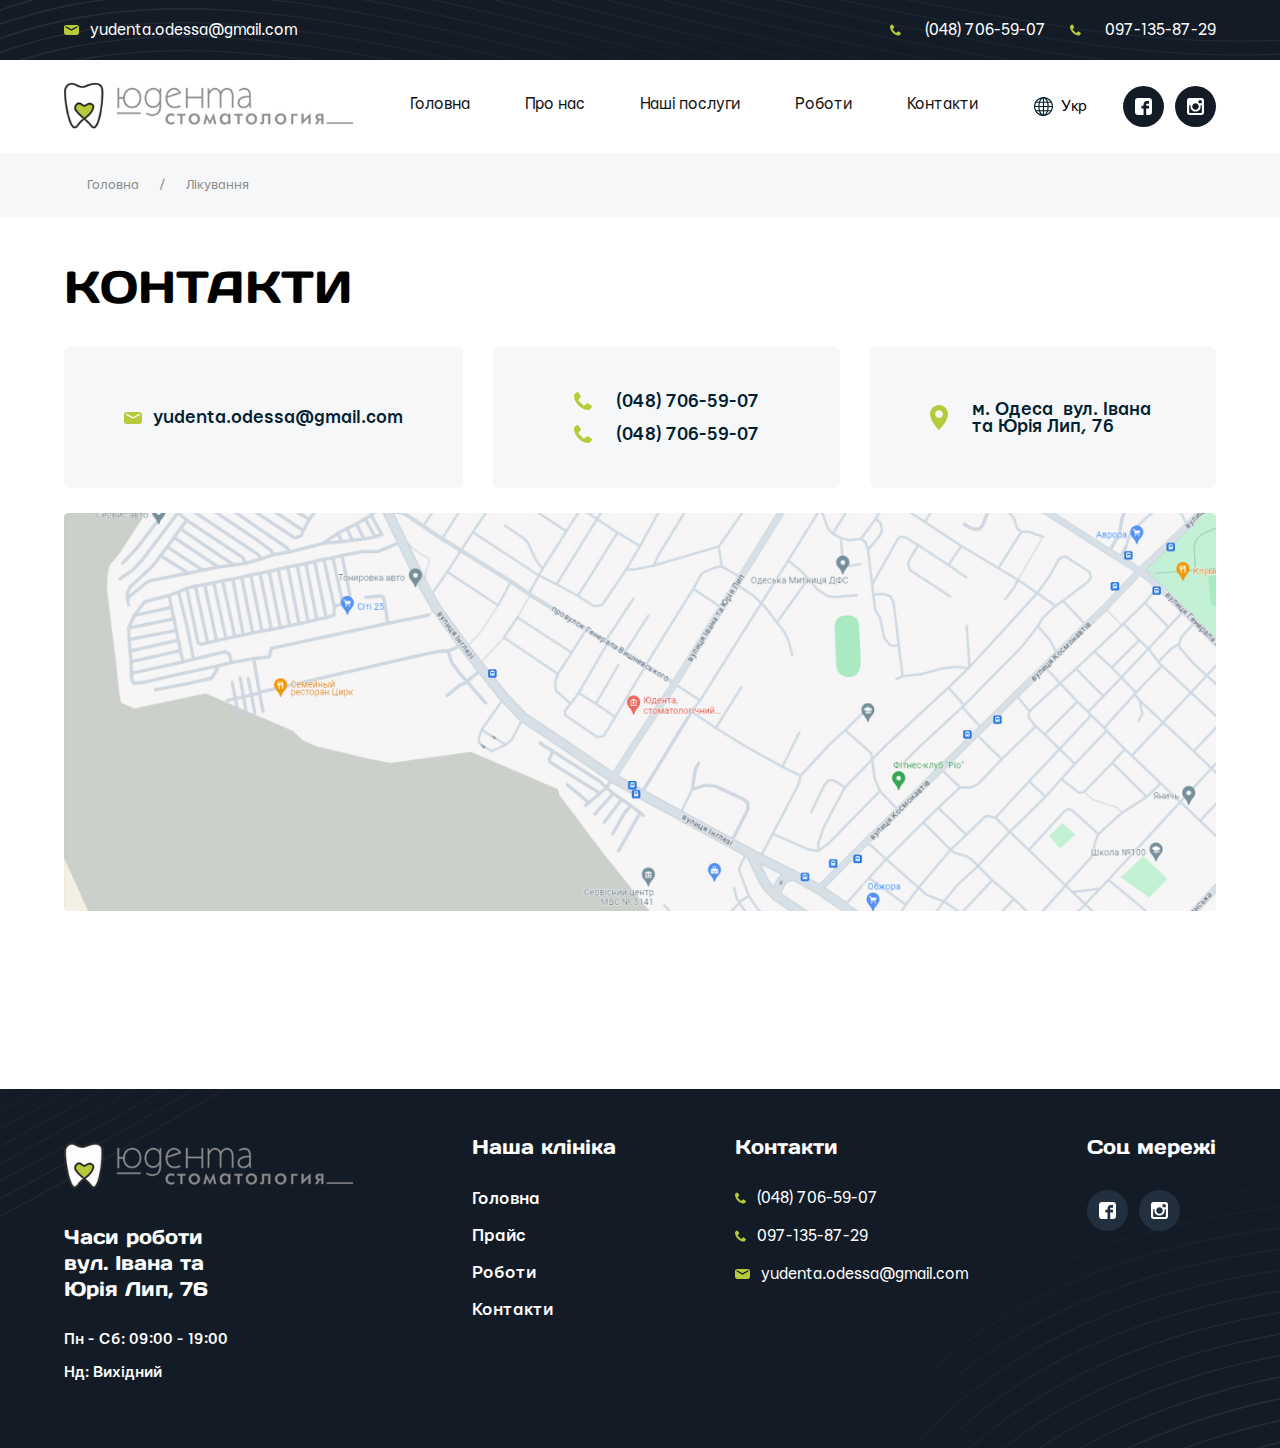
<file: contact.html>
<!DOCTYPE html>
<html lang="en">

<head>
    <meta charset="UTF-8">
    <meta name="viewport" content="width=device-width, initial-scale=1.0">
    <title>Document</title>
    <link rel="stylesheet" href="https://cdn.jsdelivr.net/npm/swiper@11/swiper-bundle.min.css" />
    <link rel="stylesheet" href="main.css">
</head>

<body>
    <aside class="aside">
        <div class="container aside__container">
            <div class="aside__mail">
                <img src="./img/email.svg" alt="icon: email">
                <a href="mailto:yudenta.odessa@gmail.com">
                    yudenta.odessa@gmail.com
                </a>
            </div>
            <div class="aside__phones">
                <div class="aside__phone">
                    <img src="./img/phone.svg" alt="icon: phone number">
                    <a href="tel:(048) 706-59-07">
                        (048) 706-59-07
                    </a>
                </div>
                <div class="aside__phone">
                    <img src="./img/phone.svg" alt="icon: phone number">
                    <a href="tel:097-135-87-29">
                        097-135-87-29
                    </a>
                </div>
            </div>
        </div>
    </aside>
    <header class="header">
        <div class="container header__container">
            <div class="logo header__logo">
                <a href="./index.html">
                    <img src="./img/logo 1.svg" alt="icon: Стоматологія Юдента">
                </a>
            </div>
            <div class="header__burger">
                <span></span>
            </div>
            <nav class="nav header__nav">
                <ul class="nav__list">
                    <li><a href="./index.html">Головна</a></li>
                    <li><a href="./about.html">Про нас</a></li>
                    <li><a href="./services.html">Наші послуги</a></li>
                    <li><a href="./blog.html">Роботи</a></li>
                    <li><a href="./contact.html">Контакти</a></li>
                </ul>
            </nav>
            <div class="header__menu">
                <div class="header__lang">
                    <img src="./img/planet.svg" alt="icon: language">
                    <span>Укр</span>
                </div>
                <div class="header__links">
                    <a href="#" class="links">
                        <img src="./img/facebook.svg" alt="link: facebook">
                    </a>
                    <a href="#" class="links">
                        <img src="./img/inst.svg" alt="link: instagram">
                    </a>
                </div>
            </div>
        </div>
    </header>
    <section class="page-info">
        <div class="container page-info__container">
            <a href="./index.html">Головна</a>
            <span>/</span>
            <a href="#">Лікування</a>
        </div>
    </section>

    <main class="main">
        <section class="contact">
            <div class="container contact__container">
                <h2 class="section__title contact__title">
                    Контакти
                </h2>
                <div class="contact__zone">
                    <div class="contact__box">
                        <div class="aside__mail">
                            <img src="./img/email.svg" alt="icon: email">
                            <a href="mailto:yudenta.odessa@gmail.com">
                                yudenta.odessa@gmail.com
                            </a>
                        </div>
                    </div>
                    <div class="contact__box">
                        <div class="aside__phone">
                            <img src="./img/phone.svg" alt="icon: phone number">
                            <a href="tel:(048) 706-59-07">
                                (048) 706-59-07
                            </a>
                        </div>
                        <div class="aside__phone">
                            <img src="./img/phone.svg" alt="icon: phone number">
                            <a href="tel:(048) 706-59-07">
                                (048) 706-59-07
                            </a>
                        </div>

                    </div>
                    <div class="contact__box">
                        <div class="aside__phone">
                            <img src="./img/target.svg" alt="icon: map target">
                            <p>
                                м. Одеса  вул. Івана та Юрія Лип, 76
                            </p>
                        </div>
                    </div>
                </div>
                <img class="contact__img" src="./img/Rectangle 37.jpg" alt="">
            </div>
        </section>
    </main>

    <footer class="footer">
        <div class="container footer__container">
            <div class="footer__zone">
                <div class="logo footer__logo">
                    <a href="">
                        <img src="./img/logo 1.svg" alt="icon: Стоматологія Юдента">
                    </a>

                </div>
                <h3>Часи роботи
                   вул. Івана та Юрія Лип, 76 
                </h3>
                <p>Пн - Сб: 09:00 - 19:00</p>
                <p>Нд: Вихідний</p>
            </div>
            <div class="footer__zone">
                <h3>Наша клініка</h3>
                <ul>
                    <li><a href="#">Головна</a></li>
                    <li><a href="#">Прайс</a></li>
                    <li><a href="#">Роботи</a></li>
                    <li><a href="#">Контакти</a></li>
                </ul>
            </div>
            <div class="footer__zone">
                <h3>Контакти</h3>


                <div class="aside__phone">
                    <img src="./img/phone.svg" alt="icon: phone number">
                    <a href="tel:(048) 706-59-07">
                        (048) 706-59-07
                    </a>
                </div>
                <div class="aside__phone">
                    <img src="./img/phone.svg" alt="icon: phone number">
                    <a href="tel:097-135-87-29">
                        097-135-87-29
                    </a>
                </div>
                <div class="aside__mail">
                    <img src="./img/email.svg" alt="icon: email">
                    <a href="mailto:yudenta.odessa@gmail.com">
                        yudenta.odessa@gmail.com
                    </a>
                </div>

            </div>
            <div class="footer__zone">
                <h3>Соц мережі</h3>
                <div class="footer__links">
                    <a href="#" class="links">
                        <img src="./img/facebook.svg" alt="link: facebook">
                    </a>
                    <a href="#" class="links">
                        <img src="./img/inst.svg" alt="link: instagram">
                    </a>
                </div>
            </div>
        </div>
    </footer>
    <script src="https://cdn.jsdelivr.net/npm/swiper@11/swiper-bundle.min.js"></script>
    <script src="main.js"></script>
</body>

</html>
</file>
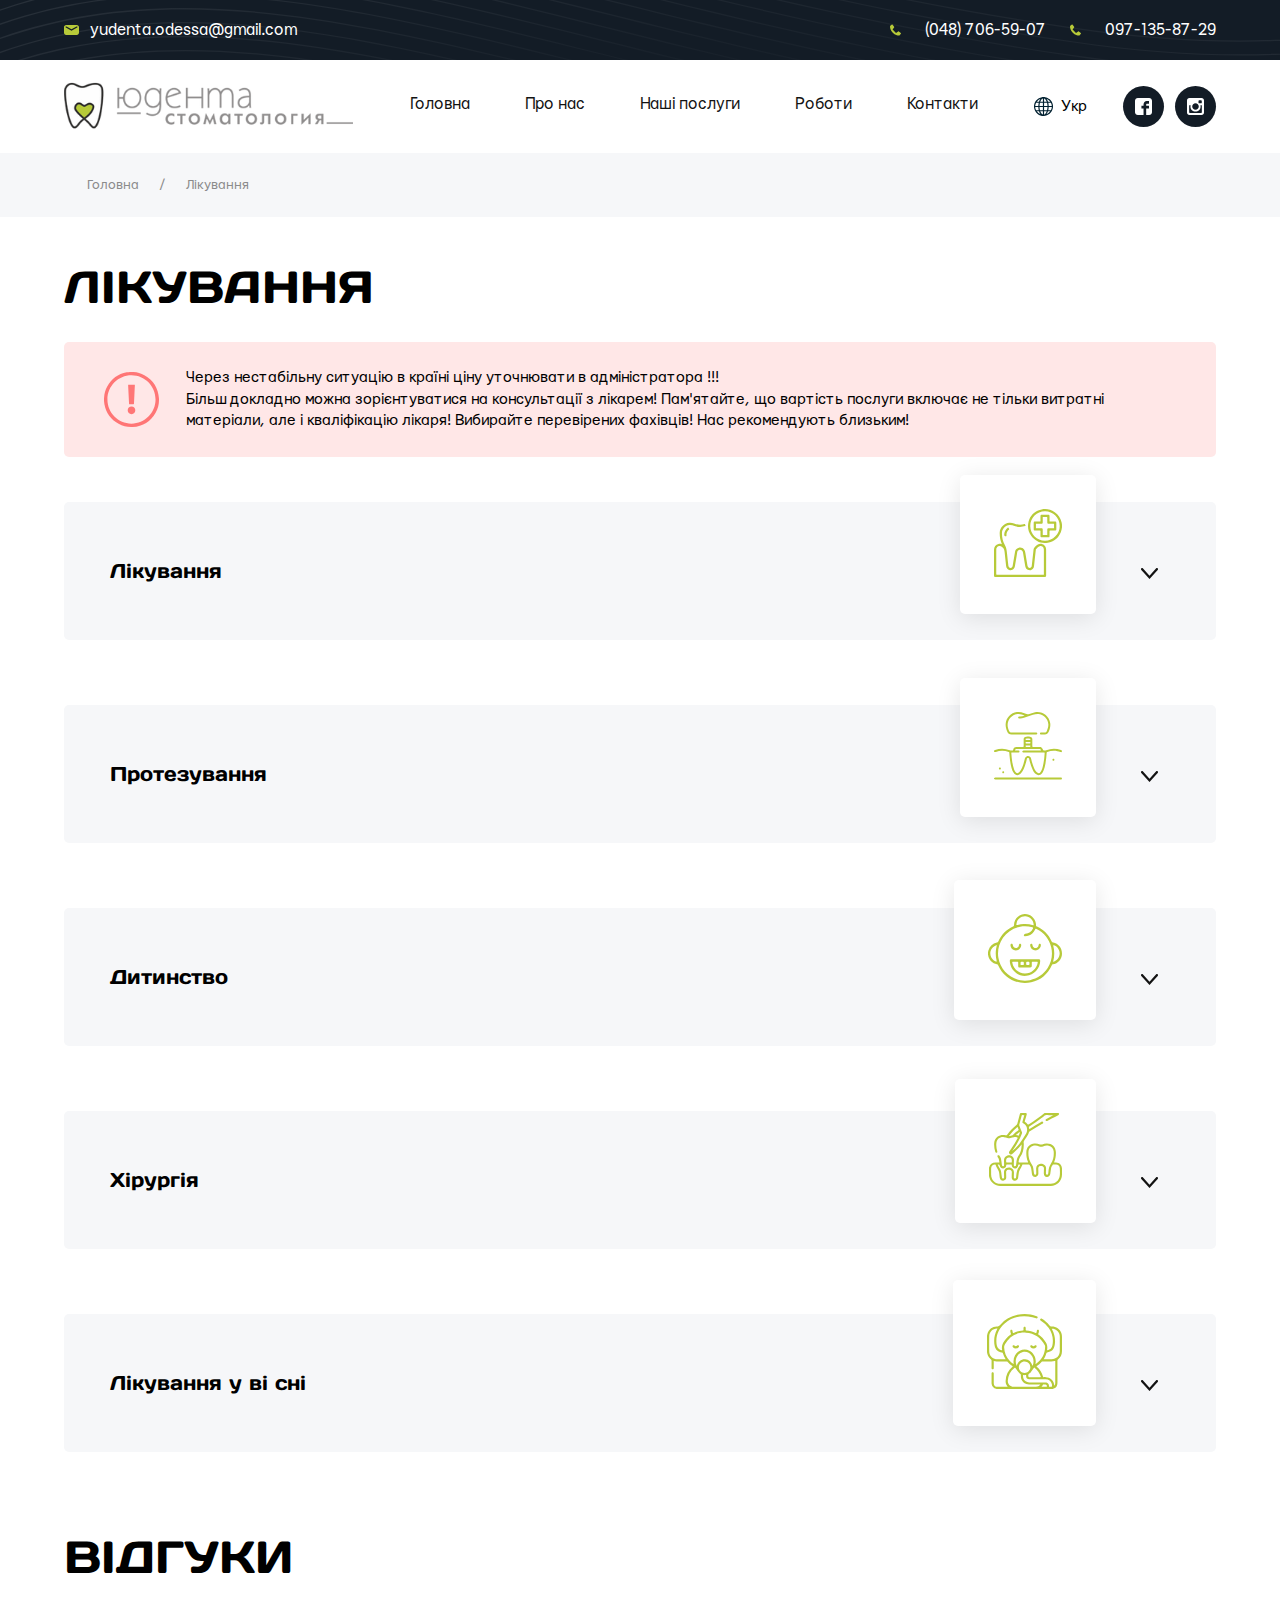
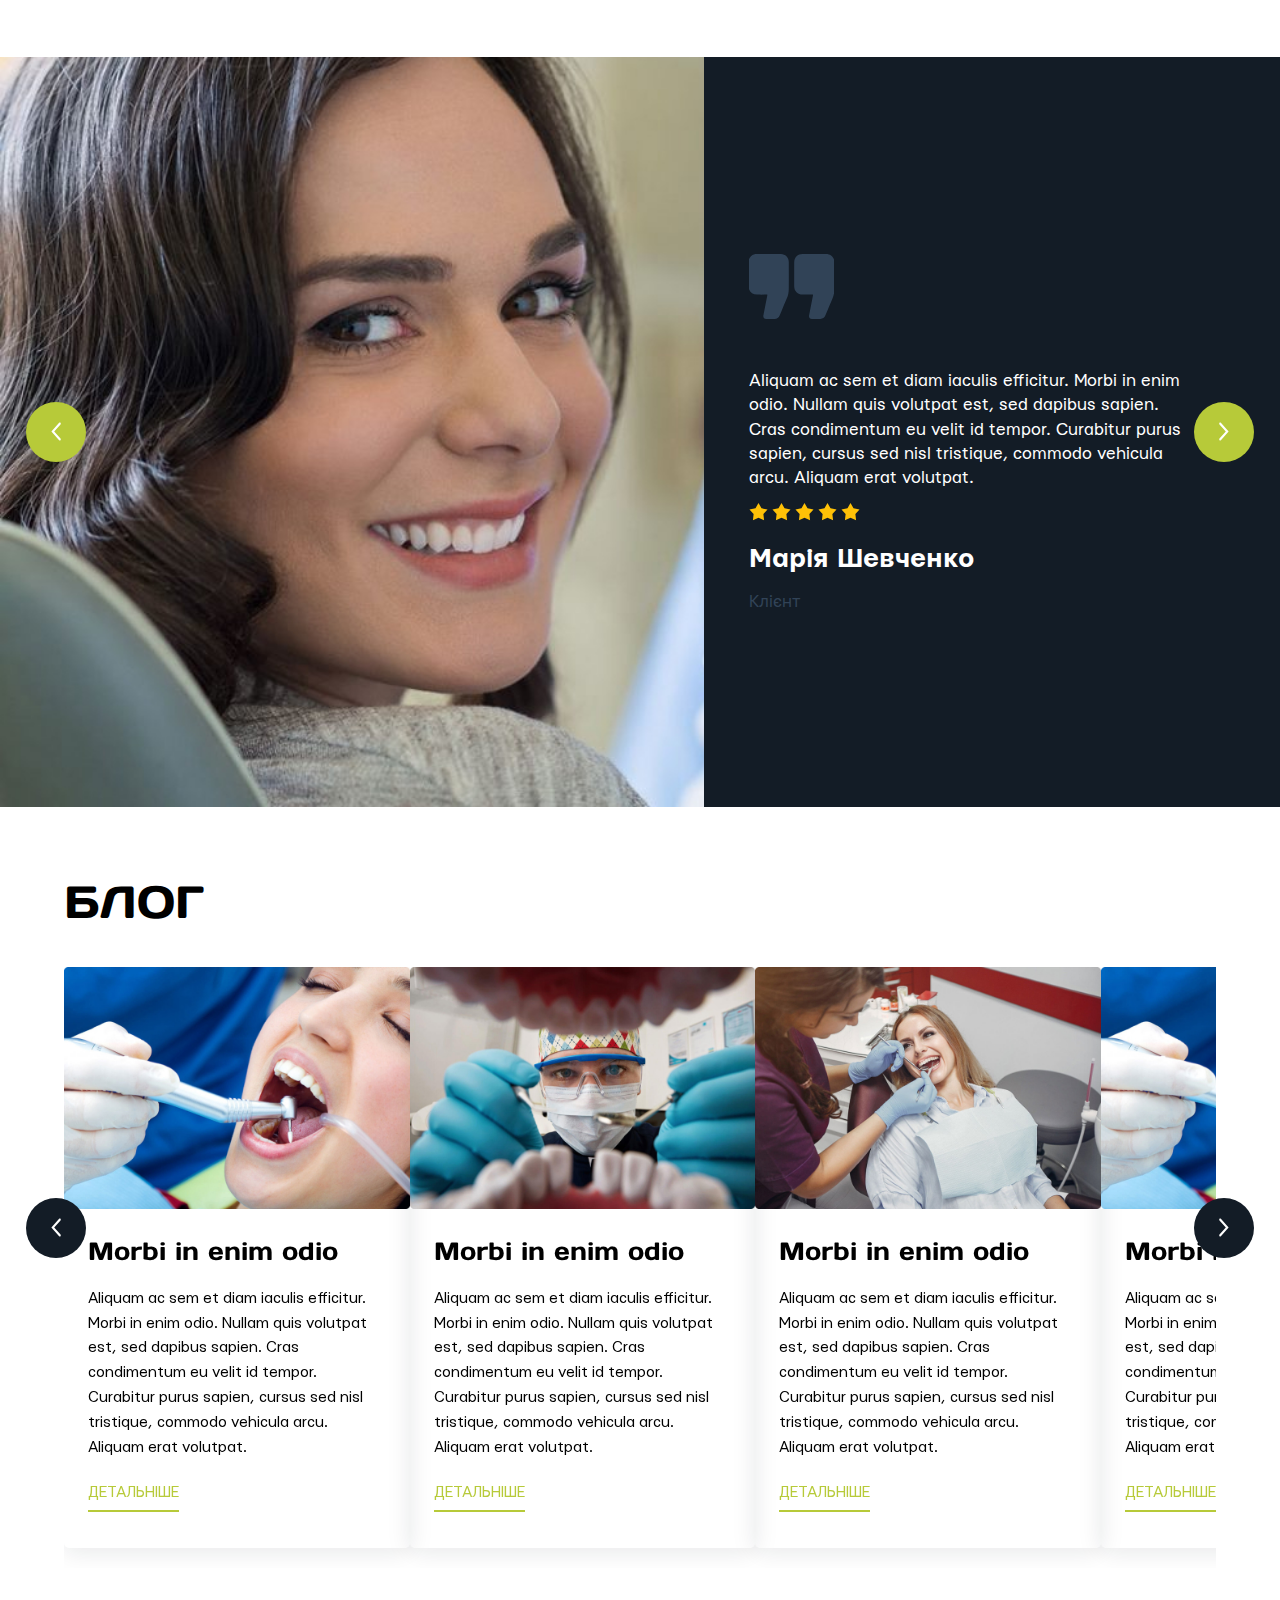
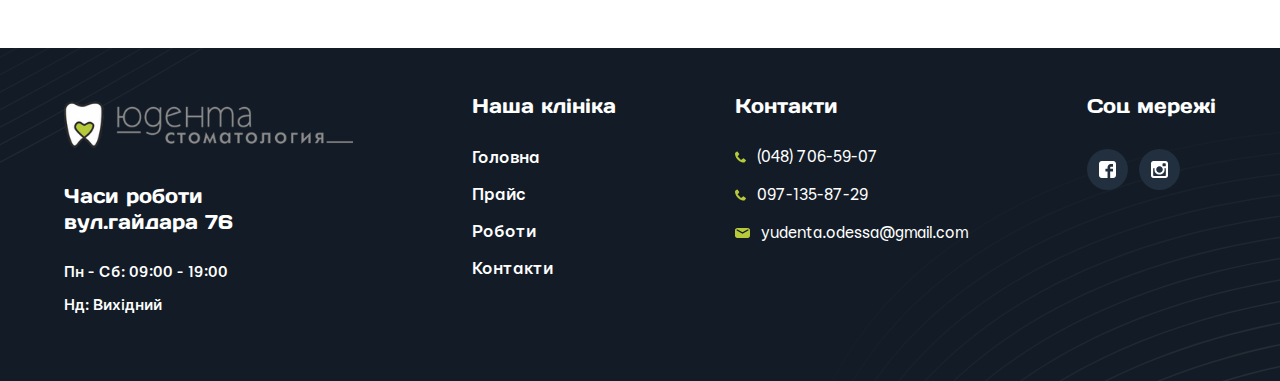
<file: services.html>
<!DOCTYPE html>
<html lang="en">

<head>
    <meta charset="UTF-8">
    <meta name="viewport" content="width=device-width, initial-scale=1.0">
    <title>Document</title>
    <link rel="stylesheet" href="https://cdn.jsdelivr.net/npm/swiper@11/swiper-bundle.min.css" />
    <link rel="stylesheet" href="main.css">
</head>

<body>
    <aside class="aside">
        <div class="container aside__container">
            <div class="aside__mail">
                <img src="./img/email.svg" alt="icon: email">
                <a href="mailto:yudenta.odessa@gmail.com">
                    yudenta.odessa@gmail.com
                </a>
            </div>
            <div class="aside__phones">
                <div class="aside__phone">
                    <img src="./img/phone.svg" alt="icon: phone number">
                    <a href="tel:(048) 706-59-07">
                        (048) 706-59-07
                    </a>
                </div>
                <div class="aside__phone">
                    <img src="./img/phone.svg" alt="icon: phone number">
                    <a href="tel:097-135-87-29">
                        097-135-87-29
                    </a>
                </div>
            </div>
        </div>
    </aside>
    <header class="header">
        <div class="container header__container">
            <div class="logo header__logo">
                <a href="./index.html">
                    <img src="./img/logo 1.svg" alt="icon: Стоматологія Юдента">
                </a>
            </div>
            <div class="header__burger">
                <span></span>
            </div>
            <nav class="nav header__nav">
                <ul class="nav__list">
                    <li><a href="./index.html">Головна</a></li>
                    <li><a href="./about.html">Про нас</a></li>
                    <li><a href="./services.html">Наші послуги</a></li>
                    <li><a href="./blog.html">Роботи</a></li>
                    <li><a href="./contact.html">Контакти</a></li>
                </ul>
            </nav>
            <div class="header__menu">
                <div class="header__lang">
                    <img src="./img/planet.svg" alt="icon: language">
                    <span>Укр</span>
                </div>
                <div class="header__links">
                    <a href="#" class="links">
                        <img src="./img/facebook.svg" alt="link: facebook">
                    </a>
                    <a href="#" class="links">
                        <img src="./img/inst.svg" alt="link: instagram">
                    </a>
                </div>
            </div>
        </div>
    </header>
    <main class="main">
        <section class="page-info">
            <div class="container page-info__container">
                <a href="./index.html">Головна</a>
                <span>/</span>
                <a href="#">Лікування</a>
            </div>
        </section>

        <section class="price">
            <div class="container price__container">
                <h2 class="section__title price__title">
                    Лікування
                </h2>
                <div class="price__warning">
                    <img src="./img/warning.svg" alt="#">
                    <div class="price__warning_text">
                        <p>Через нестабільну ситуацію в країні ціну уточнювати в адміністратора !!!</p>
                        <p>Більш докладно можна
                            зорієнтуватися на консультації з лікарем! Пам'ятайте, що вартість послуги включає не тільки
                            витратні матеріали,
                            але і кваліфікацію лікаря! Вибирайте перевірених фахівців! Нас рекомендують близьким!</p>
                    </div>
                </div>
                <div class="price__zone">
                    <details>
                        <summary>
                            <div class="price__card">
                                <p>Лікування</p>
                                <div class="price__card_box"><img src="./img/Vector.svg" alt=""></div>
                            </div>
                        </summary>
                        <table>
                            <tr>
                                <td>консультація</td>
                                <td>0 грн</td>
                            </tr>
                            <tr>
                                <td>консультація</td>
                                <td>0 грн</td>
                            </tr>
                            <tr>
                                <td>консультація</td>
                                <td>0 грн</td>
                            </tr>
                            <tr>
                                <td>консультація</td>
                                <td>0 грн</td>
                            </tr>
                            <tr>
                                <td>консультація</td>
                                <td>0 грн</td>
                            </tr>
                            <tr>
                                <td>консультація</td>
                                <td>0 грн</td>
                            </tr>
                            <tr>
                                <td>консультація</td>
                                <td>0 грн</td>
                            </tr>
                            <tr>
                                <td>консультація</td>
                                <td>0 грн</td>
                            </tr>
                            <tr>
                                <td>консультація</td>
                                <td>0 грн</td>
                            </tr>
                            <tr>
                                <td>консультація</td>
                                <td>0 грн</td>
                            </tr>
                        </table>
                    </details>
                    <details>
                        <summary>
                            <div class="price__card">
                                <p>Протезування</p>
                                <div class="price__card_box"><img src="./img/Vector-1.svg" alt=""></div>
                            </div>
                        </summary>
                        <table>
                            <tr>
                                <td>консультація</td>
                                <td>0 грн</td>
                            </tr>
                            <tr>
                                <td>консультація</td>
                                <td>0 грн</td>
                            </tr>
                            <tr>
                                <td>консультація</td>
                                <td>0 грн</td>
                            </tr>
                            <tr>
                                <td>консультація</td>
                                <td>0 грн</td>
                            </tr>
                            <tr>
                                <td>консультація</td>
                                <td>0 грн</td>
                            </tr>
                            <tr>
                                <td>консультація</td>
                                <td>0 грн</td>
                            </tr>
                            <tr>
                                <td>консультація</td>
                                <td>0 грн</td>
                            </tr>
                            <tr>
                                <td>консультація</td>
                                <td>0 грн</td>
                            </tr>
                            <tr>
                                <td>консультація</td>
                                <td>0 грн</td>
                            </tr>
                            <tr>
                                <td>консультація</td>
                                <td>0 грн</td>
                            </tr>
                        </table>
                    </details>
                    <details>
                        <summary>
                            <div class="price__card">
                                <p>Дитинство</p>
                                <div class="price__card_box"><img src="./img/Vector-2.svg" alt=""></div>
                            </div>
                        </summary>
                        <table>
                            <tr>
                                <td>консультація</td>
                                <td>0 грн</td>
                            </tr>
                            <tr>
                                <td>консультація</td>
                                <td>0 грн</td>
                            </tr>
                            <tr>
                                <td>консультація</td>
                                <td>0 грн</td>
                            </tr>
                            <tr>
                                <td>консультація</td>
                                <td>0 грн</td>
                            </tr>
                            <tr>
                                <td>консультація</td>
                                <td>0 грн</td>
                            </tr>
                            <tr>
                                <td>консультація</td>
                                <td>0 грн</td>
                            </tr>
                            <tr>
                                <td>консультація</td>
                                <td>0 грн</td>
                            </tr>
                            <tr>
                                <td>консультація</td>
                                <td>0 грн</td>
                            </tr>
                            <tr>
                                <td>консультація</td>
                                <td>0 грн</td>
                            </tr>
                            <tr>
                                <td>консультація</td>
                                <td>0 грн</td>
                            </tr>
                        </table>
                    </details>
                    <details>
                        <summary>
                            <div class="price__card">
                                <p>Хірургія</p>
                                <div class="price__card_box"><img src="./img/Vector-3.svg" alt=""></div>
                            </div>
                        </summary>
                        <table>
                            <tr>
                                <td>консультація</td>
                                <td>0 грн</td>
                            </tr>
                            <tr>
                                <td>консультація</td>
                                <td>0 грн</td>
                            </tr>
                            <tr>
                                <td>консультація</td>
                                <td>0 грн</td>
                            </tr>
                            <tr>
                                <td>консультація</td>
                                <td>0 грн</td>
                            </tr>
                            <tr>
                                <td>консультація</td>
                                <td>0 грн</td>
                            </tr>
                            <tr>
                                <td>консультація</td>
                                <td>0 грн</td>
                            </tr>
                            <tr>
                                <td>консультація</td>
                                <td>0 грн</td>
                            </tr>
                            <tr>
                                <td>консультація</td>
                                <td>0 грн</td>
                            </tr>
                            <tr>
                                <td>консультація</td>
                                <td>0 грн</td>
                            </tr>
                            <tr>
                                <td>консультація</td>
                                <td>0 грн</td>
                            </tr>
                        </table>
                    </details>
                    <details>
                        <summary>
                            <div class="price__card">
                                <p>Лікування у ві сні</p>
                                <div class="price__card_box"><img src="./img/Vector-4.svg" alt=""></div>
                            </div>
                        </summary>
                        <table>
                            <tr>
                                <td>консультація</td>
                                <td>0 грн</td>
                            </tr>
                            <tr>
                                <td>консультація</td>
                                <td>0 грн</td>
                            </tr>
                            <tr>
                                <td>консультація</td>
                                <td>0 грн</td>
                            </tr>
                            <tr>
                                <td>консультація</td>
                                <td>0 грн</td>
                            </tr>
                            <tr>
                                <td>консультація</td>
                                <td>0 грн</td>
                            </tr>
                            <tr>
                                <td>консультація</td>
                                <td>0 грн</td>
                            </tr>
                            <tr>
                                <td>консультація</td>
                                <td>0 грн</td>
                            </tr>
                            <tr>
                                <td>консультація</td>
                                <td>0 грн</td>
                            </tr>
                            <tr>
                                <td>консультація</td>
                                <td>0 грн</td>
                            </tr>
                            <tr>
                                <td>консультація</td>
                                <td>0 грн</td>
                            </tr>
                        </table>
                    </details>






                </div>
            </div>
        </section>

        <section class="review">
            <div class="container">

                <h2 class="section__title review__title">
                    Відгуки
                </h2>
            </div>
            <div class="swiper swiper2">
                <!-- Additional required wrapper -->
                <div class="swiper-wrapper">
                    <!-- Slides -->
                    <div class="swiper-slide">
                        <div class="review__wrapper">
                            <img class="review__img" src="./img/21-960x630 1.jpg" alt="photo: person">
                            <div class="review__text">
                                <div class="qute"></div>
                                <p>Aliquam ac sem et diam iaculis efficitur. Morbi in enim odio. Nullam quis volutpat
                                    est, sed dapibus sapien. Cras condimentum eu velit id tempor. Curabitur purus
                                    sapien, cursus sed nisl tristique, commodo vehicula arcu. Aliquam erat volutpat.
                                </p>
                                <div class="review__stars stars">
                                    <img src="./img/Star 1.svg" alt="">
                                    <img src="./img/Star 1.svg" alt="">
                                    <img src="./img/Star 1.svg" alt="">
                                    <img src="./img/Star 1.svg" alt="">
                                    <img src="./img/Star 1.svg" alt="">
                                </div>
                                <h3 class="review__author">
                                    Марія Шевченко
                                </h3>
                                <span class="review__label ">Клієнт</span>
                            </div>
                        </div>
                    </div>
                    <div class="swiper-slide">
                        <div class="review__wrapper">
                            <img class="review__img" src="./img/21-960x630 1.jpg" alt="photo: person">
                            <div class="review__text">
                                <div class="qute"></div>
                                <p>Aliquam ac sem et diam iaculis efficitur. Morbi in enim odio. Nullam quis volutpat
                                    est, sed dapibus sapien. Cras condimentum eu velit id tempor. Curabitur purus
                                    sapien, cursus sed nisl tristique, commodo vehicula arcu. Aliquam erat volutpat.
                                </p>
                                <div class="review__stars stars">
                                    <img src="./img/Star 1.svg" alt="">
                                    <img src="./img/Star 1.svg" alt="">
                                    <img src="./img/Star 1.svg" alt="">
                                    <img src="./img/Star 1.svg" alt="">
                                    <img src="./img/Star 1.svg" alt="">
                                </div>
                                <h3 class="review__author">
                                    Марія Шевченко
                                </h3>
                                <span class="review__label ">Клієнт</span>
                            </div>
                        </div>
                    </div>
                    <div class="swiper-slide">
                        <div class="review__wrapper">
                            <img class="review__img" src="./img/21-960x630 1.jpg" alt="photo: person">
                            <div class="review__text">
                                <div class="qute"></div>
                                <p>Aliquam ac sem et diam iaculis efficitur. Morbi in enim odio. Nullam quis volutpat
                                    est, sed dapibus sapien. Cras condimentum eu velit id tempor. Curabitur purus
                                    sapien, cursus sed nisl tristique, commodo vehicula arcu. Aliquam erat volutpat.
                                </p>
                                <div class="review__stars stars">
                                    <img src="./img/Star 1.svg" alt="">
                                    <img src="./img/Star 1.svg" alt="">
                                    <img src="./img/Star 1.svg" alt="">
                                    <img src="./img/Star 1.svg" alt="">
                                    <img src="./img/Star 1.svg" alt="">
                                </div>
                                <h3 class="review__author">
                                    Марія Шевченко
                                </h3>
                                <span class="review__label ">Клієнт</span>
                            </div>
                        </div>
                    </div>


                </div>

                <div class="button-prev"></div>
                <div class="button-next"></div>

            </div>
        </section>

        <section class="blog">
            <div class="container">

                <h2 class="section__title blog__title">
                    Блог
                </h2>
            </div>
            <div class="blog__wrapper">
                <!-- Slider main container -->
                <div class="swiper swiper3">
                    <!-- Additional required wrapper -->
                    <div class="swiper-wrapper">
                        <!-- Slides -->
                        <div class="swiper-slide blog__card">
                            <img src="./img/Rectangle 26.jpg" alt="">
                            <div class="blog__card_text">

                                <h3>Morbi in enim odio</h3>
                                <p>Aliquam ac sem et diam iaculis efficitur. Morbi in enim odio. Nullam quis volutpat
                                    est,
                                    sed dapibus sapien. Cras condimentum eu velit id tempor. Curabitur purus sapien,
                                    cursus
                                    sed nisl tristique, commodo vehicula arcu. Aliquam erat volutpat. </p>
                                <a href="./article.html">Детальніше</a>
                            </div>
                        </div>
                        <div class="swiper-slide blog__card">
                            <img src="./img/Rectangle 26-1.jpg" alt="">
                            <div class="blog__card_text">

                                <h3>Morbi in enim odio</h3>
                                <p>Aliquam ac sem et diam iaculis efficitur. Morbi in enim odio. Nullam quis volutpat
                                    est,
                                    sed dapibus sapien. Cras condimentum eu velit id tempor. Curabitur purus sapien,
                                    cursus
                                    sed nisl tristique, commodo vehicula arcu. Aliquam erat volutpat. </p>
                                <a href="./article.html">Детальніше</a>
                            </div>
                        </div>
                        <div class="swiper-slide blog__card">
                            <img src="./img/Rectangle 26-2.jpg" alt="">
                            <div class="blog__card_text">

                                <h3>Morbi in enim odio</h3>
                                <p>Aliquam ac sem et diam iaculis efficitur. Morbi in enim odio. Nullam quis volutpat
                                    est,
                                    sed dapibus sapien. Cras condimentum eu velit id tempor. Curabitur purus sapien,
                                    cursus
                                    sed nisl tristique, commodo vehicula arcu. Aliquam erat volutpat. </p>
                                <a href="./article.html">Детальніше</a>
                            </div>
                        </div>
                        <div class="swiper-slide blog__card">
                            <img src="./img/Rectangle 26.jpg" alt="">
                            <div class="blog__card_text">

                                <h3>Morbi in enim odio</h3>
                                <p>Aliquam ac sem et diam iaculis efficitur. Morbi in enim odio. Nullam quis volutpat
                                    est,
                                    sed dapibus sapien. Cras condimentum eu velit id tempor. Curabitur purus sapien,
                                    cursus
                                    sed nisl tristique, commodo vehicula arcu. Aliquam erat volutpat. </p>
                                <a href="./article.html">Детальніше</a>
                            </div>
                        </div>
                        <div class="swiper-slide blog__card">
                            <img src="./img/Rectangle 26-1.jpg" alt="">
                            <div class="blog__card_text">

                                <h3>Morbi in enim odio</h3>
                                <p>Aliquam ac sem et diam iaculis efficitur. Morbi in enim odio. Nullam quis volutpat
                                    est,
                                    sed dapibus sapien. Cras condimentum eu velit id tempor. Curabitur purus sapien,
                                    cursus
                                    sed nisl tristique, commodo vehicula arcu. Aliquam erat volutpat. </p>
                                <a href="./article.html">Детальніше</a>
                            </div>
                        </div>
                        <div class="swiper-slide blog__card">
                            <img src="./img/Rectangle 26-2.jpg" alt="">
                            <div class="blog__card_text">

                                <h3>Morbi in enim odio</h3>
                                <p>Aliquam ac sem et diam iaculis efficitur. Morbi in enim odio. Nullam quis volutpat
                                    est,
                                    sed dapibus sapien. Cras condimentum eu velit id tempor. Curabitur purus sapien,
                                    cursus
                                    sed nisl tristique, commodo vehicula arcu. Aliquam erat volutpat. </p>
                                <a href="./article.html">Детальніше</a>
                            </div>
                        </div>


                    </div>

                    <!-- If we need navigation buttons -->


                </div>
                <div class="button-prev blog__button-prev"></div>
                <div class="button-next blog__button-next"></div>
            </div>
        </section>
    </main>
    <footer class="footer">
        <div class="container footer__container">
            <div class="footer__zone">
                <div class="logo footer__logo">
                    <a href="">
                        <img src="./img/logo 1.svg" alt="icon: Стоматологія Юдента">
                    </a>

                </div>
                <h3>Часи роботи
                    вул.гайдара 76
                </h3>
                <p>Пн - Сб: 09:00 - 19:00</p>
                <p>Нд: Вихідний</p>
            </div>
            <div class="footer__zone">
                <h3>Наша клініка</h3>
                <ul>
                    <li><a href="#">Головна</a></li>
                    <li><a href="#">Прайс</a></li>
                    <li><a href="#">Роботи</a></li>
                    <li><a href="#">Контакти</a></li>
                </ul>
            </div>
            <div class="footer__zone">
                <h3>Контакти</h3>


                <div class="aside__phone">
                    <img src="./img/phone.svg" alt="icon: phone number">
                    <a href="tel:(048) 706-59-07">
                        (048) 706-59-07
                    </a>
                </div>
                <div class="aside__phone">
                    <img src="./img/phone.svg" alt="icon: phone number">
                    <a href="tel:097-135-87-29">
                        097-135-87-29
                    </a>
                </div>
                <div class="aside__mail">
                    <img src="./img/email.svg" alt="icon: email">
                    <a href="mailto:yudenta.odessa@gmail.com">
                        yudenta.odessa@gmail.com
                    </a>
                </div>

            </div>
            <div class="footer__zone">
                <h3>Соц мережі</h3>
                <div class="footer__links">
                    <a href="#" class="links">
                        <img src="./img/facebook.svg" alt="link: facebook">
                    </a>
                    <a href="#" class="links">
                        <img src="./img/inst.svg" alt="link: instagram">
                    </a>
                </div>
            </div>
        </div>
    </footer>
    <script src="https://cdn.jsdelivr.net/npm/swiper@11/swiper-bundle.min.js"></script>
    <script src="main.js"></script>
</body>

</html>
</file>
<file: main.css>
@font-face {
	font-family: 'Mariupol';
	src: url(./font/Mariupol-Regular.ttf);
	font-weight: 400;
}
@font-face {
	font-family: 'Mariupol';
	src: url(./font/Mariupol-Bold.ttf);
	font-weight: 700;
}
@font-face {
	font-family: 'Mariupol';
	src: url(./font/Mariupol-Medium.ttf);
	font-weight: 600;
}
@font-face {
	font-family: 'Days One';
	src: url(./font/DaysOne-Regular.ttf);
	font-weight: 400;
}
* {
	margin: 0;
	padding: 0;
	box-sizing: border-box;
}

body {
	font-family: 'Mariupol', sans-serif;
	background: #fff;
}

a {
	text-decoration: none;
	font-family: 'Mariupol', sans-serif;
}

.container {
	max-width: 1320px;
	width: 100%;
	margin: 0 auto;
}

.aside {
	background: url('./img/waveBgAside.svg') no-repeat center center, #131c26;
}
.aside__container {
	display: flex;
	justify-content: space-between;
	align-items: center;
	padding: 22px 0;
}
.aside__mail {
	display: flex;
	gap: 11px;
}
.aside__phones,
.aside__phone {
	display: flex;
	gap: 24px;
}
.aside a {
	color: #fff;
	font-size: 17px;
}

iframe {
	width: 100%;
}

body.lock {
	overflow: hidden;
}

.header__container {
	display: flex;
	justify-content: space-between;
	align-items: center;
	padding: 14px 0;
}
.header__menu {
	display: flex;
	align-items: center;
	gap: 36px;
}
.header__links {
	display: flex;
	gap: 11px;
}
.header__lang {
	display: flex;
	align-items: center;
	gap: 8px;
}
.header__burger {
	display: none;
	z-index: 5;
}

.modal {
	display: none;
	z-index: 10;
	width: 100vw;
	height: 100vh;
	background: rgba(179, 179, 179, 0.5);
	position: fixed;
	justify-content: center;
	align-items: center;
	top: 0;
	left: 0;
}
.modal__wrapper {
	border-radius: 10px;
	background: #fff;
	width: 600px;
	height: 600px;
	position: relative;
	display: flex;
	justify-content: center;
	padding: 50px 40px;
}
.modal.active {
	display: flex;
}
.modal .cross {
	position: absolute;
	top: 5%;
	right: 5%;
	background: url('./img/cross.svg') no-repeat center center;
	width: 30px;
	height: 30px;
	cursor: pointer;
}

.form {
	display: flex;
	justify-content: space-between;
	align-items: flex-start;
	flex-direction: column;
	width: 90%;
	height: 90%;
	gap: 20px;
}
.form h2 {
	text-align: center;
	align-self: center;
	margin-bottom: 50px;
	font-size: 36px;
}
.form p {
	display: flex;
	justify-content: space-between;
	align-items: flex-start;
	flex-direction: column;
}
.form__label {
	width: 100%;
	display: flex;
	align-items: center;
}
.form__text {
	width: 30%;
	margin-right: 20px;
}
.form__input {
	max-width: 400px;
	border-radius: 10px;
	padding: 10px 15px;
	background: #f6f7f9;
	border: none;
}
.form__comment {
	max-width: 400px;
	border-radius: 10px;
	padding: 5px 10px;
	background: #f6f7f9;
	border: none;
}
.form__btn {
	display: flex;
	align-self: center;
	margin-top: 40px;
}

.wpcf7-form-control-wrap {
	width: 60%;
}

.nav__list {
	display: flex;
	justify-content: space-between;
	align-items: center;
	list-style-type: none;
	gap: 55px;
}
.nav__list a {
	display: flex;
	font-family: 'Mariupol', sans-serif;
	color: #131313;
	font-size: 17px;
	padding-bottom: 5px;
	transition: all 0.1s ease;
	transform: scale(1);
}
.nav__list a:hover {
	transform: scale(1.1);
	border-bottom: 2px solid #131313;
}

.links {
	border-radius: 100%;
	background: #131c26;
	padding: 12px;
	display: flex;
	justify-content: center;
	align-items: center;
}

.hero {
	position: relative;
}
.hero__slider {
	position: relative;
	z-index: 1;
}
.hero__container {
	position: absolute;
	top: 50%;
	left: 50%;
	transform: translate(-50%, -50%);
	z-index: 10;
}
.hero__text {
	max-width: 800px;
}
.hero__text h1 {
	font-family: 'Days One', sans-serif;
	font-size: 64px;
	font-weight: 400;
	line-height: 150%;
}
.hero__desc {
	margin: 28px 0 65px;
	font-size: 18px;
	line-height: 150%;
	max-width: 680px;
}

.btn {
	color: #fff;
	background: #b7ca39;
	border-radius: 50px;
	border: none;
	padding: 24px 48px;
	font-family: 'Mariupol', sans-serif;
	font-size: 18px;
	font-weight: 700;
	cursor: pointer;
}

.services__container {
	padding: 50px 0 80px;
}
.services__zone {
	display: flex;
	justify-content: space-between;
	flex-wrap: wrap;
}
.services__card {
	flex-basis: 32%;
	display: flex;
	justify-content: space-between;
	align-items: center;
	background: #f6f7f9;
	padding: 56px 23px 56px 46px;
	position: relative;
	border-radius: 5px;
	gap: 20px;
	margin-top: 45px;
}
.services__card p {
	font-family: 'Days One', sans-serif;
	font-size: 20px;
}
.services__card_box {
	background: #fff;
	padding: 34px;
	position: absolute;
	right: 26px;
	bottom: 26px;
	border-radius: 5px;
	box-shadow: 0 4px 25px 0 rgba(0, 0, 0, 0.1);
}
.services__card4,
.services__card5 {
	flex-basis: 49%;
}

.section__title {
	font-family: 'Days One', sans-serif;
	font-size: 45px;
	line-height: 200%;
	font-weight: 400;
	font-style: normal;
	text-transform: uppercase;
}

.about {
	background: url(./img/waveBg.svg) no-repeat center center, #131c26;
	color: #fff;
}
.about__container {
	display: flex;
	justify-content: space-between;
	align-items: flex-start;
	padding: 80px 0 90px;
	gap: 45px;
}
.about__title {
	margin-bottom: 12px;
}
.about__subtitle {
	font-size: 20px;
	line-height: 125%;
	margin-bottom: 18px;
}
.about__desc {
	margin-bottom: 20px;
	font-size: 18px;
	line-height: 135%;
}
.about__desc:last-child {
	margin-bottom: 0;
}
.about__img {
	background: url(./img/Ellipse\ 5.svg) no-repeat center center;
	padding: 15px;
}
.about__img img {
	width: 395px;
	height: 395px;
	border-radius: 100%;
}

.staff {
	padding: 75px 30px 70px;
	position: relative;
}
.staff__title {
	margin-bottom: 65px;
}
.staff__box {
	display: flex;
	justify-content: space-between;
	align-items: stretch;
}
.staff__card {
	box-shadow: 0 4px 25px 0 rgba(19, 28, 38, 0.1);
	flex-basis: 30%;
	border-radius: 5px;
	max-width: 427px;
	width: 100%;
}
.staff__card img {
	width: 100%;
	border-radius: 5px;
}
.staff__card_text {
	max-width: 100%;
	padding: 23px 40px 20px 24px;
}
.staff__card_text h3 {
	font-family: 'Days One', sans-serif;
	font-size: 25px;
	font-weight: 400;
}
.staff__card_text p {
	font-size: 16px;
	line-height: 155%;
}

.gallery {
	padding: 75px 30px 70px;
}
.gallery__title {
	margin-bottom: 65px;
}
.gallery .swiper-wrapper .swiper-slide img {
	width: 100%;
}

.button-prev,
.button-next {
	width: 60px;
	height: 60px;
	background-color: #b7ca39;
	border-radius: 100%;
	position: absolute;
	top: 50%;
	transform: translate(0, -50%);
	z-index: 99;
}

.button-prev {
	background-image: url(./img/arrow\ r.svg);
	background-repeat: no-repeat;
	background-position: center center;
	left: 2%;
}

.button-next {
	background-image: url(./img/arrow\ l.svg);
	background-repeat: no-repeat;
	background-position: center center;
	right: 2%;
}

.review__title {
	margin-bottom: 55px;
}
.review__wrapper {
	display: flex;
	align-items: center;
	background: #131c26;
	color: #fff;
	gap: 45px;
}
.review__text {
	max-width: 585px;
}
.review__text p {
	font-size: 18px;
	line-height: 135%;
	font-weight: 500;
	margin-bottom: 12px;
}
.review__stars {
	margin-bottom: 22px;
}
.review__author {
	font-size: 28px;
	margin-bottom: 20px;
}
.review__label {
	font-size: 18px;
	color: #314357;
}
.review__img {
	display: inline-block;
	max-width: 1200px;
	width: 100%;
	height: 750px;
	-o-object-fit: cover;
	object-fit: cover;
	-o-object-position: 0% 10%;
	object-position: 0% 10%;
}

.qute {
	width: 85px;
	height: 65px;
	background: url(./img/qute.svg) no-repeat center center;
	margin-bottom: 50px;
}

.blog {
	padding: 50px 0 80px;
	position: relative;
}
.blog__title {
	margin-bottom: 20px;
}
.blog .swiper-wrapper {
	max-width: 1320px;
	margin: 0 auto;
	align-items: stretch;
}
.blog__card {
	box-shadow: 0 4px 25px 0 rgba(19, 28, 38, 0.1);
	flex-basis: 30%;
	border-radius: 5px;
	max-width: 427px;
	width: 100%;
}
.blog__card img {
	width: 100%;
}
.blog__card_text {
	max-width: 100%;
	padding: 23px 30px 48px 24px;
}
.blog__card_text h3 {
	font-family: 'Days One', sans-serif;
	font-size: 25px;
	font-weight: 400;
	margin-bottom: 20px;
}
.blog__card_text p {
	font-size: 16px;
	line-height: 155%;
	margin-bottom: 25px;
}
.blog__card_text a {
	text-transform: uppercase;
	color: #b7ca39;
	padding-bottom: 10px;
	border-bottom: 2px solid #b7ca39;
}
.blog__button-prev,
.blog__button-next {
	background-color: #131c26;
}

.swiper3 {
	width: 1320px;
	padding-bottom: 20px;
}

.footer {
	background: url('./img/waveBg.svg') no-repeat center center, #131c26;
	padding: 45px 0 50px;
	color: #fff;
}
.footer__container {
	display: flex;
	justify-content: space-between;
	align-items: flex-start;
}
.footer__zone h3 {
	margin-bottom: 30px;
	font-size: 20px;
	font-family: 'Days One', sans-serif;
	font-weight: 400;
	max-width: 180px;
}
.footer__zone p {
	font-weight: 600;
	margin-bottom: 18px;
}
.footer__zone li {
	list-style-type: none;
	margin-bottom: 20px;
}
.footer__zone li a {
	color: #fff;
	font-size: 18px;
	font-weight: 600;
}
.footer__zone li:last-child {
	margin-bottom: 0;
}
.footer__zone .aside__phone {
	gap: 11px;
	margin-bottom: 22px;
}
.footer__zone .aside__phone a,
.footer__zone .aside__mail a {
	color: #fff;
	font-size: 17px;
}
.footer__logo {
	display: block;
	margin-bottom: 25px;
}
.footer__links {
	display: flex;
	gap: 11px;
}
.footer__links .links {
	background: #212f3e;
}

.page-info {
	background: #f6f7f9;
	padding: 25px;
}
.page-info__container {
	display: flex;
	gap: 20px;
}
.page-info__container a,
.page-info__container span {
	color: #8b8b8b;
	font-size: 14px;
}

.price {
	padding: 25px 0 60px;
}
.price__title {
	margin-bottom: 10px;
}
.price__warning {
	border-radius: 5px;
	background: #ffe7e7;
	display: flex;
	gap: 27px;
	padding: 25px 40px;
}
.price__warning_text {
	font-size: 16px;
	line-height: 135%;
}
.price__zone {
	display: flex;
	flex-direction: column;
	gap: 20px;
}
.price__card {
	flex-basis: 32%;
	display: flex;
	justify-content: space-between;
	align-items: center;
	background: #f6f7f9;
	padding: 56px 23px 56px 46px;
	position: relative;
	border-radius: 5px;
	gap: 20px;
	margin-top: 45px;
}
.price__card p {
	font-family: 'Days One', sans-serif;
	font-size: 20px;
}
.price__card_box {
	background: #fff;
	padding: 34px;
	position: absolute;
	right: 120px;
	bottom: 26px;
	border-radius: 5px;
	box-shadow: 0 4px 25px 0 rgba(0, 0, 0, 0.1);
}
.price details {
	position: relative;
}
.price summary {
	list-style-type: none;
}
.price summary::after {
	content: url(./img/arrowDown.svg);
	position: absolute;
	right: 5%;
	top: 110px;
}
.price details[open] summary::after {
	content: url(./img/arrowUp.svg);
}
.price table {
	width: 100%;
	font-size: 16px;
}
.price table tr {
	width: 100%;
	display: table;
	padding: 10px 40px;
}
.price table tr.bold {
	font-weight: 700;
}
.price table tr.ps {
	font-size: 14px;
}
.price table tr:nth-child(2n) {
	background: #f6f7f9;
	border-radius: 5px;
}
.price table td:last-child {
	width: 8%;
}

.aboutUs {
	padding: 25px 0 70px;
}
.aboutUs__title {
	margin-bottom: 15px;
}
.aboutUs__subtitle {
	font-size: 20px;
	margin-bottom: 20px;
}
.aboutUs p {
	font-size: 18px;
	line-height: 145%;
	margin-bottom: 20px;
}
.aboutUs__gallery {
	margin-top: 70px;
	display: flex;
	flex-wrap: wrap;
	gap: 30px;
}

.contact {
	padding: 25px 0 175px;
}
.contact__title {
	margin-bottom: 15px;
}
.contact__zone {
	display: flex;
	justify-content: space-between;
	align-items: stretch;
	gap: 30px;
	margin-bottom: 25px;
}
.contact__img {
	width: 100%;
}
.contact__box {
	padding: 45px 60px;
	max-width: 420px;
	flex-basis: 33%;
	border-radius: 5px;
	background: #f6f7f9;
	display: flex;
	justify-content: center;
	flex-direction: column;
	align-items: center;
	gap: 15px;
}
.contact .aside__phone,
.contact .aside__mail {
	align-items: center;
}
.contact .aside__phone a,
.contact .aside__phone p,
.contact .aside__mail a,
.contact .aside__mail p {
	font-size: 19px;
	font-weight: 600;
	color: #012030;
}
.contact .aside__phone img,
.contact .aside__mail img {
	width: 18px;
}

.blog-page {
	padding: 45px 0;
}
.blog-page__title {
	margin-bottom: 50px;
}
.blog-page__wrapper {
	display: flex;
	justify-content: space-between;
	align-items: flex-start;
	flex-wrap: wrap;
	gap: 30px 15px;
}

.article {
	margin-bottom: 60px;
}
.article h1 {
	margin: 28px 0 32px;
	font-size: 45px;
	font-family: 'Days One', sans-serif;
}
.article h2 {
	margin: 28px 0 25px;
	font-size: 20px;
	line-height: 125%;
}
.article img {
	width: 100%;
	margin-bottom: 30px;
}
.article p {
	font-size: 18px;
	line-height: 140%;
}

@media screen and (max-width: 1440px) {
	.hero__slider__item img {
		width: 100%;
		height: 100%;
		-o-object-fit: cover;
		object-fit: cover;
		-o-object-position: 90% 0;
		object-position: 90% 0;
	}
	.container {
		width: 90%;
	}
	.review__text {
		width: 35%;
	}
	.review__img {
		width: 55%;
	}
	.swiper3 {
		width: 90%;
	}
	.aboutUs__gallery {
		justify-content: center;
		align-items: center;
		gap: 20px;
	}
}
@media screen and (max-width: 1240px) {
	.nav__list {
		gap: 30px;
	}
	.header__logo {
		width: 25%;
	}
	.header__logo img {
		width: 100%;
	}
	.hero__container {
		padding: 80px 0 150px;
	}
	.hero__text {
		width: 70%;
	}
	.hero__text h1 {
		font-size: 46px;
	}
	.services__zone {
		gap: 10px;
	}
	.services__card {
		flex-basis: 48%;
	}
	.services__card5 {
		flex-basis: 100%;
	}
	.review__text p {
		font-size: 16px;
	}
	.review__stars {
		margin-bottom: 15px;
	}
	.review__author {
		font-size: 22px;
		margin-bottom: 15px;
	}
	.qute {
		width: 60px;
		background-size: contain;
		margin-bottom: 20px;
	}
	.contact__zone {
		flex-wrap: wrap;
	}
	.contact__box {
		max-width: 100%;
		flex-basis: 48%;
	}
	.contact__box:first-child {
		flex-basis: 100%;
	}
}
@media screen and (max-width: 1024px) {
	.blog__button-prev,
	.blog__button-next,
	.button-prev,
	.button-next {
		display: none;
	}
	.header__burger {
		display: block;
		position: relative;
		height: 30px;
		width: 30px;
		transition: all 1s;
	}
	.header__burger.active span {
		transform: scale(0);
	}
	.header__burger.active::after {
		transform: rotate(45deg) translate(-50%, -50%);
		bottom: 0;
		background: #ffffff;
	}
	.header__burger.active::before {
		background: #ffffff;
		transform: rotate(-45deg) translate(-50%, -50%);
	}
	.header__burger::after,
	.header__burger::before {
		content: '';
		background: #131c26;
		position: absolute;
		width: 100%;
		height: 2px;
		transition: all 1s;
		left: 50%;
		transform: translate(-50%);
	}
	.header__burger::before {
		top: 20%;
	}
	.header__burger::after {
		bottom: 20%;
	}
	.header__burger span {
		background: #131c26;
		position: absolute;
		width: 100%;
		height: 2px;
		top: 50%;
		left: 50%;
		transform: translate(-50%, -50%);
	}
	.nav {
		display: flex;
		flex-direction: column;
		position: fixed;
		top: 0;
		right: 0;
		width: 100%;
		height: 100%;
		padding: 15px;
		background: linear-gradient(0deg, #131c26 0%, rgba(19, 28, 38, 0.69) 100%);
		transform: translateX(100%);
		transition: transform 0.5s;
		z-index: 2;
		justify-content: center;
		align-items: center;
	}
	.nav__list {
		display: flex;
		flex-direction: column;
		gap: 40px;
		max-width: 350px;
	}
	.nav__list li {
		padding: 10px 0;
	}
	.nav__list a {
		color: #fff;
		font-size: 24px;
	}
	.nav.active {
		transform: translateX(0);
	}
	.hero__container {
		padding: 40px 0 40px;
	}
	.hero__text h1 {
		font-size: 30px;
	}
	.hero__desc {
		margin: 20px 0 30px;
		font-size: 16px;
	}
	.btn {
		padding: 20px 40px;
	}
	.services__card {
		flex-basis: 100%;
	}
	.about__container {
		flex-direction: column;
		align-items: center;
	}
	.review__wrapper {
		flex-direction: column;
		padding-bottom: 20px;
		position: relative;
	}
	.review__img,
	.review__text {
		width: 100%;
	}
	.review .qute {
		position: absolute;
		bottom: 20px;
		right: 60px;
	}
	.footer__container {
		flex-wrap: wrap;
		gap: 20px;
	}
	.footer__zone {
		flex-basis: 48%;
	}
	.aboutUs__gallery img {
		width: 100%;
	}
	.aboutUs__gallery img:nth-child(2),
	.aboutUs__gallery img:nth-child(3) {
		width: 48%;
	}
	.contact__box {
		flex-basis: 100%;
	}
}
@media screen and (max-width: 768px) {
	.aside__container {
		flex-direction: column;
		gap: 20px;
	}
	.header__container {
		flex-wrap: wrap;
		gap: 20px;
		justify-content: center;
	}
	.header__logo {
		width: 100%;
		justify-content: center;
		display: flex;
	}
	.header__logo a {
		width: 60%;
	}
	.nav__list {
		gap: 20px;
	}
	.hero {
		background-position: center right 20%;
	}
	.hero__text h1 {
		font-size: 21px;
	}
	.hero__desc {
		font-size: 14px;
		margin: 15px 0 20px;
	}
	.btn {
		font-size: 16px;
	}
	.section__title {
		line-height: 150%;
	}
	.services__card p {
		width: 50%;
	}
	.services__card5 .services__card_box {
		bottom: 46px;
	}
	.about__img {
		max-width: 395px;
		max-height: 395px;
		background-size: contain;
	}
	.about__img img {
		width: 100%;
		height: 100%;
	}
	.review__text {
		width: 90%;
	}
	.blog__card,
	.staff__card {
		flex-basis: 100%;
	}
	.blog__card img,
	.staff__card img {
		width: 100%;
	}
	.aboutUs__gallery img:nth-child(2),
	.aboutUs__gallery img:nth-child(3) {
		width: 100%;
	}
	.price summary::after {
		top: 60%;
	}
	.price details[open] summary::after {
		top: 13%;
	}
	.price__card {
		padding: 40px 20px 40px 30px;
	}
	.price__card p {
		width: 50%;
	}
	.price__card_box {
		right: 50px;
		padding: 20px;
	}
	.price table td:last-child {
		width: 15%;
	}
	.form {
		width: 95%;
		height: 95%;
	}
	.form h2 {
		margin-bottom: 20px;
		font-size: 30px;
	}
	.form__label {
		flex-direction: column;
		align-items: flex-start;
	}
	.form__text {
		width: 100%;
		margin-right: 0px;
	}
	.form__input {
		max-width: 400px;
		width: 100%;
	}
	.form__comment {
		max-width: 400px;
		width: 100%;
	}
	.form__btn {
		margin-top: 20px;
	}
	.wpcf7-form-control-wrap {
		width: 100%;
	}
	.staff__box {
		flex-direction: column;
		justify-content: center;
		align-items: center;
		gap: 20px;
	}
}
@media screen and (max-width: 425px) {
	.hero__slider__item img {
		height: 400px;
	}
	.services__card {
		padding: 30px 20px 40px 35px;
	}
	.services__card_box {
		padding: 20px;
	}
	.price__warning {
		flex-direction: column;
		align-items: center;
	}
	.price__warning img {
		width: 30%;
	}
} /*# sourceMappingURL=main.css.map */
</file>
